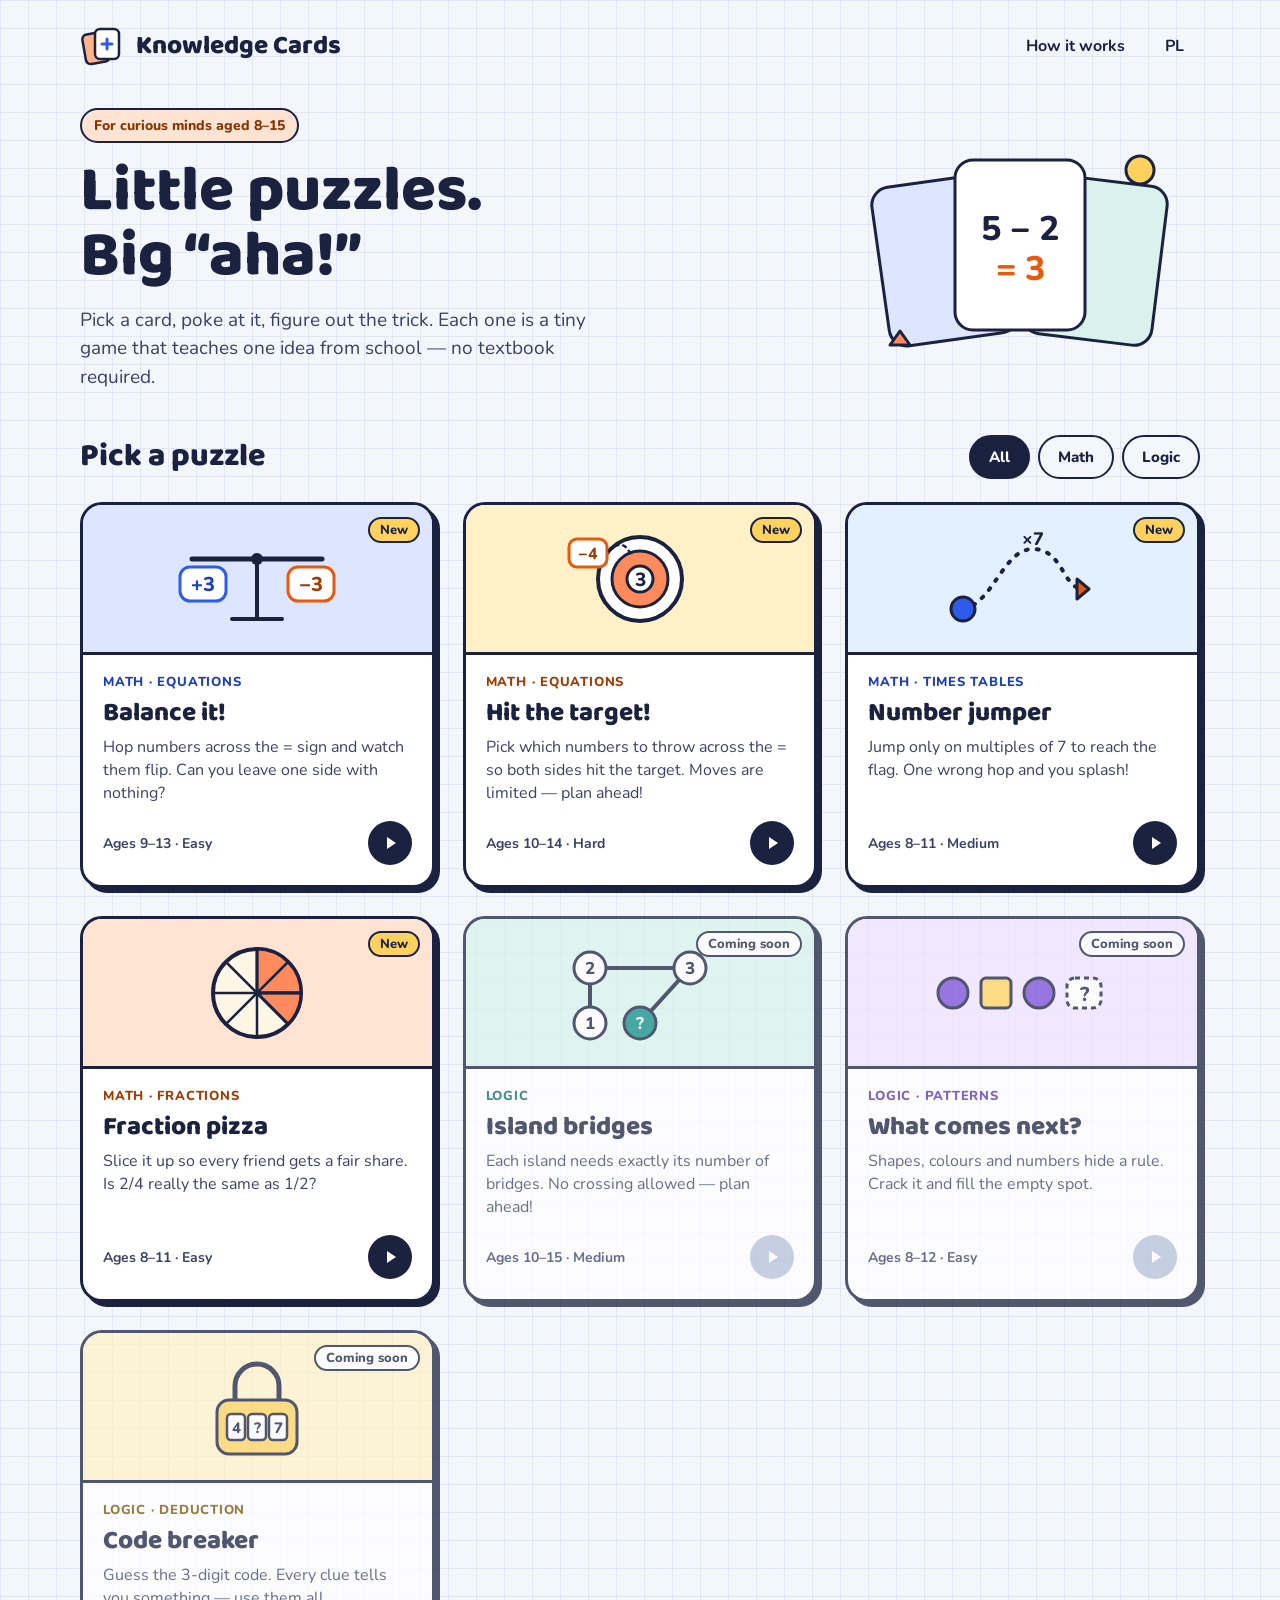
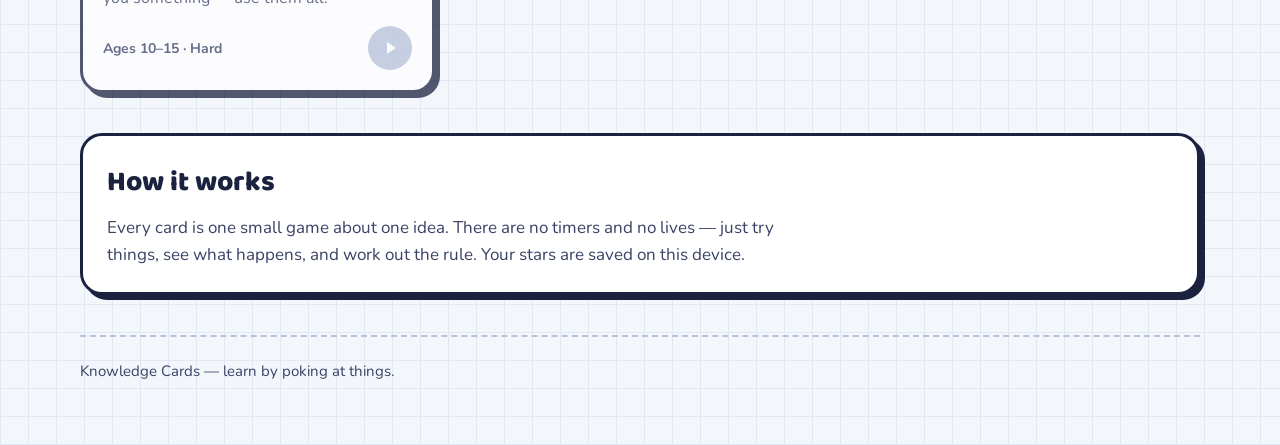
<file: index.html>
<!doctype html>
<html lang="en">
<head>
<meta charset="utf-8">
<meta name="viewport" content="width=device-width, initial-scale=1">
<title>Knowledge Cards — little puzzles, big “aha!”</title>
<meta name="description" content="Tiny puzzle games that teach one school idea at a time, for curious minds aged 8–15.">
<link rel="icon" href="img/logo.svg" type="image/svg+xml">
<link rel="preconnect" href="https://fonts.googleapis.com">
<link rel="preconnect" href="https://fonts.gstatic.com" crossorigin>
<link href="https://fonts.googleapis.com/css2?family=Baloo+2:wght@600;700;800&family=Nunito:wght@400;600;700;800&display=swap" rel="stylesheet">
<link rel="stylesheet" href="css/style.css">
</head>
<body>
<div class="wrap">

<header class="site-header">
  <a href="./" class="logo">
    <img src="img/logo.svg" width="44" height="44" alt="">
    Knowledge Cards
  </a>
  <nav class="site-nav" aria-label="Main">
    <a href="#how">How it works</a>
    <a href="pl/" lang="pl" hreflang="pl">PL</a>
  </nav>
</header>

<main class="stack">
  <section class="hero">
    <div class="hero-text">
      <span class="pill">For curious minds aged 8–15</span>
      <h1>Little puzzles.<br>Big “aha!”</h1>
      <p>Pick a card, poke at it, figure out the trick. Each one is a tiny game that teaches one idea from school — no textbook required.</p>
    </div>
    <div class="hero-art" aria-hidden="true">
      <svg width="340" height="220" viewBox="0 0 340 220"><rect x="30" y="40" width="130" height="160" rx="18" fill="#DCE6FF" stroke="#1B2240" stroke-width="3" transform="rotate(-8 95 120)"/><rect x="180" y="40" width="130" height="160" rx="18" fill="#D9F2EC" stroke="#1B2240" stroke-width="3" transform="rotate(7 245 120)"/><rect x="105" y="20" width="130" height="170" rx="18" fill="#FFFFFF" stroke="#1B2240" stroke-width="3"/><text x="170" y="100" text-anchor="middle" font-family="Baloo 2, sans-serif" font-weight="800" font-size="34" fill="#1B2240">5 − 2</text><text x="170" y="140" text-anchor="middle" font-family="Baloo 2, sans-serif" font-weight="800" font-size="34" fill="#E8590C">= 3</text><circle cx="290" cy="30" r="14" fill="#FFD25E" stroke="#1B2240" stroke-width="3"/><path d="M40 205l10-14 10 14z" fill="#FF8A5B" stroke="#1B2240" stroke-width="3" stroke-linejoin="round"/></svg>
    </div>
  </section>

  <section class="puzzles" aria-labelledby="pick">
    <div class="section-head">
      <h2 id="pick">Pick a puzzle</h2>
      <div class="filters" role="group" aria-label="Filter by subject">
        <button class="chip" data-filter="all" aria-pressed="true">All</button>
        <button class="chip" data-filter="math" aria-pressed="false">Math</button>
        <button class="chip" data-filter="logic" aria-pressed="false">Logic</button>
      </div>
    </div>

    <ul class="card-grid">

      <li data-subject="math">
        <a href="puzzles/balance/" class="card">
          <div class="card-art" style="background:#DCE6FF">
            <span class="badge">New</span>
            <svg width="170" height="100" viewBox="0 0 170 100" aria-hidden="true"><path d="M85 30v58M60 90h50" stroke="#1B2240" stroke-width="4" stroke-linecap="round"/><path d="M20 30h130" stroke="#1B2240" stroke-width="5" stroke-linecap="round"/><circle cx="85" cy="30" r="6" fill="#1B2240"/><rect x="8" y="38" width="46" height="34" rx="10" fill="#FFFFFF" stroke="#2F5BEA" stroke-width="3"/><text x="31" y="62" text-anchor="middle" font-family="Baloo 2, sans-serif" font-weight="800" font-size="20" fill="#1D3FB8">+3</text><rect x="116" y="38" width="46" height="34" rx="10" fill="#FFFFFF" stroke="#E8590C" stroke-width="3"/><text x="139" y="62" text-anchor="middle" font-family="Baloo 2, sans-serif" font-weight="800" font-size="20" fill="#A33A00">−3</text></svg>
          </div>
          <div class="card-body">
            <span class="card-topic" style="color:#1D3FB8">Math · Equations</span>
            <h3>Balance it!</h3>
            <p>Hop numbers across the = sign and watch them flip. Can you leave one side with nothing?</p>
            <div class="card-foot">
              <span class="card-meta">Ages 9–13 · Easy <span class="stars-earned" data-progress="balance"></span></span>
              <span class="play"><svg width="20" height="20" viewBox="0 0 20 20" aria-hidden="true"><path d="M7 4l9 6-9 6z" fill="#FFFFFF"/></svg></span>
            </div>
          </div>
        </a>
      </li>

      <li data-subject="math">
        <a href="puzzles/target/" class="card">
          <div class="card-art" style="background:#FFF1C7">
            <span class="badge">New</span>
            <svg width="150" height="100" viewBox="0 0 150 100" aria-hidden="true"><circle cx="75" cy="50" r="42" fill="#FFFFFF" stroke="#1B2240" stroke-width="4"/><circle cx="75" cy="50" r="28" fill="#FF8A5B" stroke="#1B2240" stroke-width="3"/><circle cx="75" cy="50" r="13" fill="#FFFFFF" stroke="#1B2240" stroke-width="3"/><text x="75" y="57" text-anchor="middle" font-family="Baloo 2, sans-serif" font-weight="800" font-size="19" fill="#1B2240">3</text><rect x="4" y="10" width="38" height="28" rx="8" fill="#FFFFFF" stroke="#E8590C" stroke-width="3"/><text x="23" y="30" text-anchor="middle" font-family="Baloo 2, sans-serif" font-weight="800" font-size="16" fill="#A33A00">−4</text><path d="M44 22q14-14 22 4" fill="none" stroke="#1B2240" stroke-width="2.5" stroke-linecap="round" stroke-dasharray="3 5"/></svg>
          </div>
          <div class="card-body">
            <span class="card-topic" style="color:#A33A00">Math · Equations</span>
            <h3>Hit the target!</h3>
            <p>Pick which numbers to throw across the = so both sides hit the target. Moves are limited — plan ahead!</p>
            <div class="card-foot">
              <span class="card-meta">Ages 10–14 · Hard <span class="stars-earned" data-progress="target"></span></span>
              <span class="play"><svg width="20" height="20" viewBox="0 0 20 20" aria-hidden="true"><path d="M7 4l9 6-9 6z" fill="#FFFFFF"/></svg></span>
            </div>
          </div>
        </a>
      </li>

      <li data-subject="math">
        <a href="puzzles/jumper/" class="card">
          <div class="card-art" style="background:#E3F0FF">
            <span class="badge">New</span>
            <svg width="160" height="100" viewBox="0 0 160 100" aria-hidden="true"><path d="M20 80c30-5 40-60 70-60s30 40 50 40" fill="none" stroke="#1B2240" stroke-width="4" stroke-linecap="round" stroke-dasharray="2 9"/><circle cx="20" cy="80" r="12" fill="#2F5BEA" stroke="#1B2240" stroke-width="3"/><path d="M134 50l12 10-12 10z" fill="#E8590C" stroke="#1B2240" stroke-width="3" stroke-linejoin="round"/><text x="90" y="16" text-anchor="middle" font-family="Baloo 2, sans-serif" font-weight="800" font-size="18" fill="#1B2240">×7</text></svg>
          </div>
          <div class="card-body">
            <span class="card-topic" style="color:#1D3FB8">Math · Times tables</span>
            <h3>Number jumper</h3>
            <p>Jump only on multiples of 7 to reach the flag. One wrong hop and you splash!</p>
            <div class="card-foot"><span class="card-meta">Ages 8–11 · Medium <span class="stars-earned" data-progress="jumper"></span></span><span class="play"><svg width="20" height="20" viewBox="0 0 20 20" aria-hidden="true"><path d="M7 4l9 6-9 6z" fill="#FFFFFF"/></svg></span></div>
          </div>
        </a>
      </li>

      <li data-subject="math">
        <a href="puzzles/pizza/" class="card">
          <div class="card-art" style="background:#FFE3D3">
            <span class="badge">New</span>
            <svg width="110" height="110" viewBox="0 0 110 110" aria-hidden="true"><circle cx="55" cy="55" r="44" fill="#FFF6E6" stroke="#1B2240" stroke-width="4"/><path d="M55 55V11A44 44 0 0 1 99 55z" fill="#FF8A5B" stroke="#1B2240" stroke-width="3" stroke-linejoin="round"/><path d="M55 55h44A44 44 0 0 1 86 86z" fill="#FF8A5B" stroke="#1B2240" stroke-width="3" stroke-linejoin="round"/><path d="M55 11v88M11 55h88M24 24l62 62M86 24L24 86" stroke="#1B2240" stroke-width="2.5"/></svg>
          </div>
          <div class="card-body">
            <span class="card-topic" style="color:#A33A00">Math · Fractions</span>
            <h3>Fraction pizza</h3>
            <p>Slice it up so every friend gets a fair share. Is 2/4 really the same as 1/2?</p>
            <div class="card-foot"><span class="card-meta">Ages 8–11 · Easy <span class="stars-earned" data-progress="pizza"></span></span><span class="play"><svg width="20" height="20" viewBox="0 0 20 20" aria-hidden="true"><path d="M7 4l9 6-9 6z" fill="#FFFFFF"/></svg></span></div>
          </div>
        </a>
      </li>

      <li data-subject="logic">
        <div class="card soon" aria-disabled="true">
          <div class="card-art" style="background:#D9F2EC">
            <span class="badge grey">Coming soon</span>
            <svg width="160" height="100" viewBox="0 0 160 100" aria-hidden="true"><path d="M30 25h100M30 25v55M130 25l-50 55" stroke="#1B2240" stroke-width="4"/><circle cx="30" cy="25" r="16" fill="#FFFFFF" stroke="#1B2240" stroke-width="3"/><circle cx="130" cy="25" r="16" fill="#FFFFFF" stroke="#1B2240" stroke-width="3"/><circle cx="30" cy="80" r="16" fill="#FFFFFF" stroke="#1B2240" stroke-width="3"/><circle cx="80" cy="80" r="16" fill="#0E8F86" stroke="#1B2240" stroke-width="3"/><text x="30" y="31" text-anchor="middle" font-family="Baloo 2, sans-serif" font-weight="800" font-size="17" fill="#1B2240">2</text><text x="130" y="31" text-anchor="middle" font-family="Baloo 2, sans-serif" font-weight="800" font-size="17" fill="#1B2240">3</text><text x="30" y="86" text-anchor="middle" font-family="Baloo 2, sans-serif" font-weight="800" font-size="17" fill="#1B2240">1</text><text x="80" y="86" text-anchor="middle" font-family="Baloo 2, sans-serif" font-weight="800" font-size="17" fill="#FFFFFF">?</text></svg>
          </div>
          <div class="card-body">
            <span class="card-topic" style="color:#0A6B64">Logic</span>
            <h3>Island bridges</h3>
            <p>Each island needs exactly its number of bridges. No crossing allowed — plan ahead!</p>
            <div class="card-foot"><span class="card-meta">Ages 10–15 · Medium</span><span class="play"><svg width="20" height="20" viewBox="0 0 20 20" aria-hidden="true"><path d="M7 4l9 6-9 6z" fill="#FFFFFF"/></svg></span></div>
          </div>
        </div>
      </li>

      <li data-subject="logic">
        <div class="card soon" aria-disabled="true">
          <div class="card-art" style="background:#F1E4FF">
            <span class="badge grey">Coming soon</span>
            <svg width="180" height="60" viewBox="0 0 180 60" aria-hidden="true"><circle cx="20" cy="30" r="15" fill="#7A4CD9" stroke="#1B2240" stroke-width="3"/><rect x="48" y="15" width="30" height="30" rx="5" fill="#FFD25E" stroke="#1B2240" stroke-width="3"/><circle cx="106" cy="30" r="15" fill="#7A4CD9" stroke="#1B2240" stroke-width="3"/><rect x="134" y="15" width="34" height="30" rx="8" fill="#FFFFFF" stroke="#1B2240" stroke-width="3" stroke-dasharray="5 4"/><text x="151" y="38" text-anchor="middle" font-family="Baloo 2, sans-serif" font-weight="800" font-size="20" fill="#1B2240">?</text></svg>
          </div>
          <div class="card-body">
            <span class="card-topic" style="color:#5B2FB5">Logic · Patterns</span>
            <h3>What comes next?</h3>
            <p>Shapes, colours and numbers hide a rule. Crack it and fill the empty spot.</p>
            <div class="card-foot"><span class="card-meta">Ages 8–12 · Easy</span><span class="play"><svg width="20" height="20" viewBox="0 0 20 20" aria-hidden="true"><path d="M7 4l9 6-9 6z" fill="#FFFFFF"/></svg></span></div>
          </div>
        </div>
      </li>

      <li data-subject="logic">
        <div class="card soon" aria-disabled="true">
          <div class="card-art" style="background:#FFF1C7">
            <span class="badge grey">Coming soon</span>
            <svg width="120" height="110" viewBox="0 0 120 110" aria-hidden="true"><path d="M38 48V34a22 22 0 0 1 44 0v14" fill="none" stroke="#1B2240" stroke-width="5"/><rect x="20" y="48" width="80" height="54" rx="12" fill="#FFD25E" stroke="#1B2240" stroke-width="3"/><rect x="30" y="62" width="18" height="26" rx="4" fill="#FFFFFF" stroke="#1B2240" stroke-width="2.5"/><rect x="51" y="62" width="18" height="26" rx="4" fill="#FFFFFF" stroke="#1B2240" stroke-width="2.5"/><rect x="72" y="62" width="18" height="26" rx="4" fill="#FFFFFF" stroke="#1B2240" stroke-width="2.5"/><text x="39" y="81" text-anchor="middle" font-family="Baloo 2, sans-serif" font-weight="800" font-size="15" fill="#1B2240">4</text><text x="60" y="81" text-anchor="middle" font-family="Baloo 2, sans-serif" font-weight="800" font-size="15" fill="#1B2240">?</text><text x="81" y="81" text-anchor="middle" font-family="Baloo 2, sans-serif" font-weight="800" font-size="15" fill="#1B2240">7</text></svg>
          </div>
          <div class="card-body">
            <span class="card-topic" style="color:#7A5600">Logic · Deduction</span>
            <h3>Code breaker</h3>
            <p>Guess the 3-digit code. Every clue tells you something — use them all.</p>
            <div class="card-foot"><span class="card-meta">Ages 10–15 · Hard</span><span class="play"><svg width="20" height="20" viewBox="0 0 20 20" aria-hidden="true"><path d="M7 4l9 6-9 6z" fill="#FFFFFF"/></svg></span></div>
          </div>
        </div>
      </li>

    </ul>
  </section>

  <section id="how" class="panel" style="padding:24px;display:flex;flex-direction:column;gap:10px">
    <h2 style="font-size:28px">How it works</h2>
    <p style="margin:0;font-size:17px;line-height:1.55;color:var(--ink-soft);max-width:720px">Every card is one small game about one idea. There are no timers and no lives — just try things, see what happens, and work out the rule. Your stars are saved on this device.</p>
  </section>
</main>

<footer class="site-footer">
  <span>Knowledge Cards — learn by poking at things.</span>
</footer>

</div>
<script src="js/hub.js"></script>
</body>
</html>
</file>
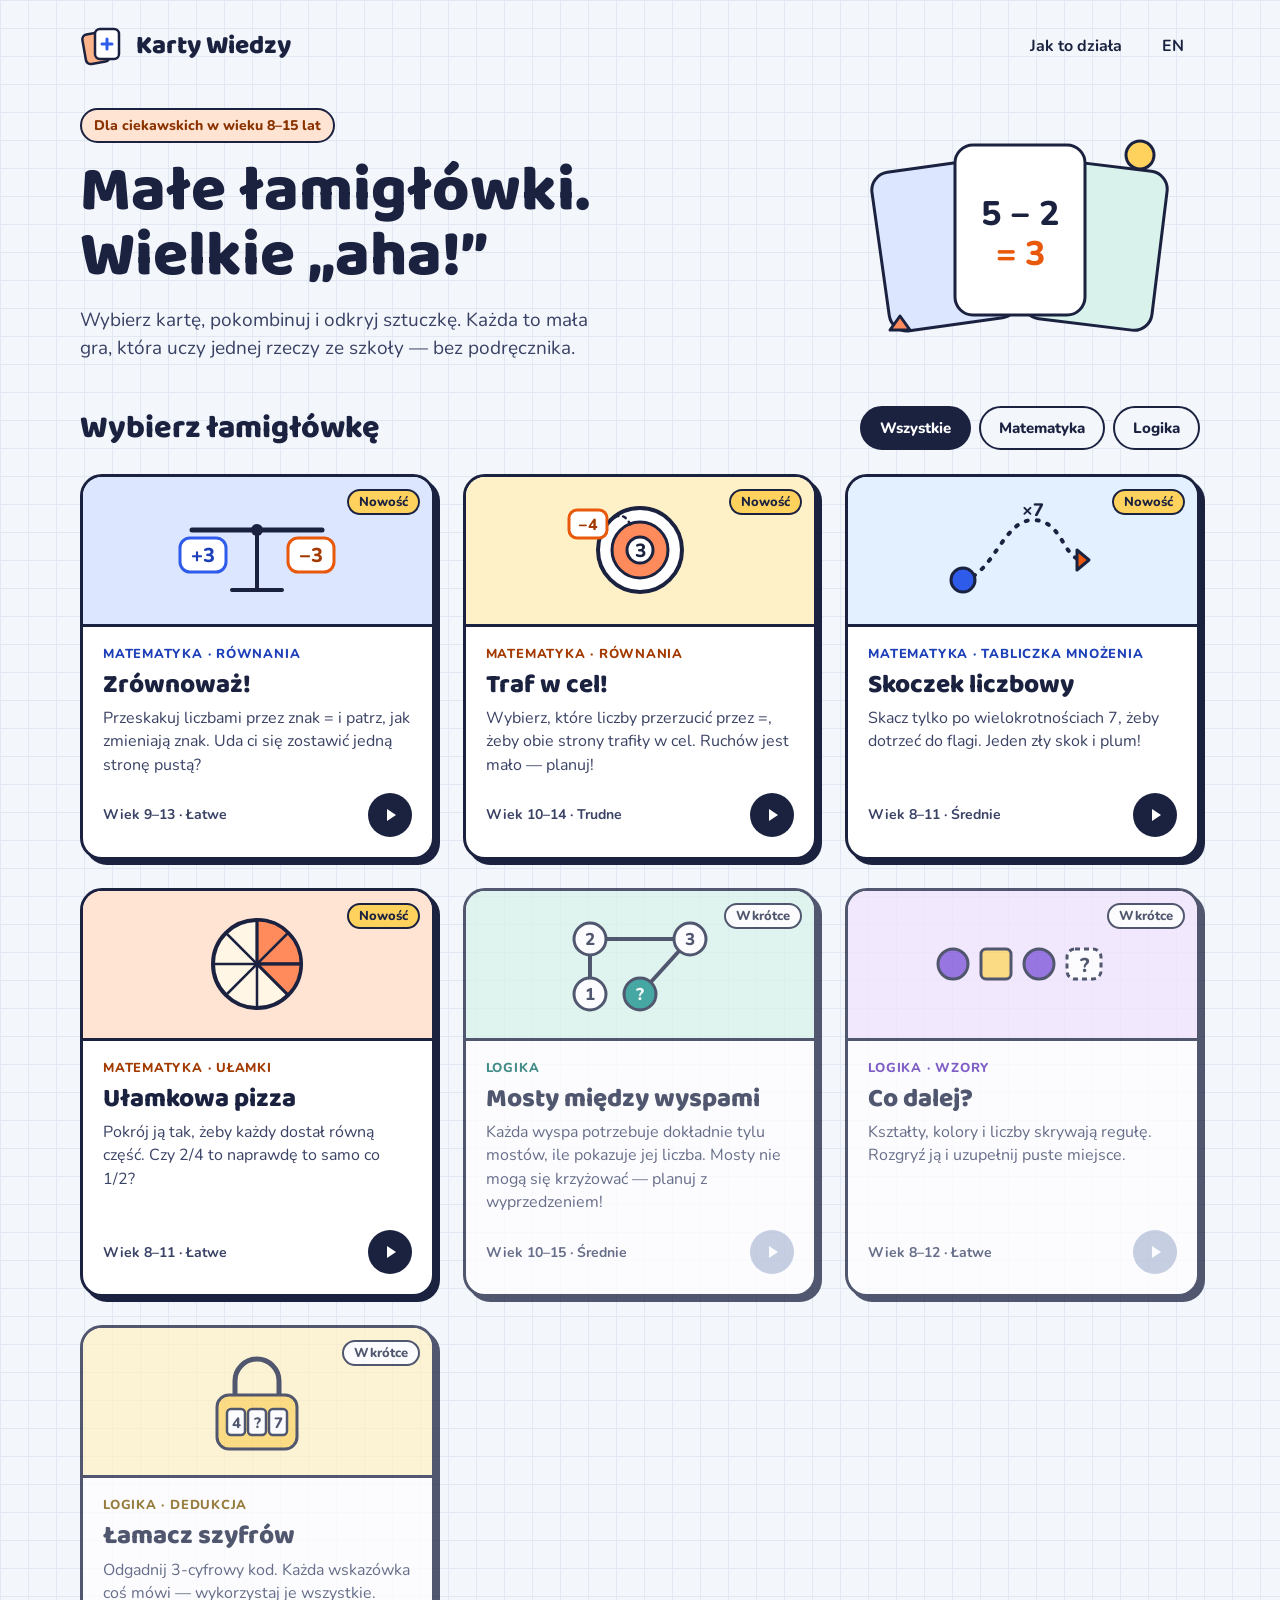
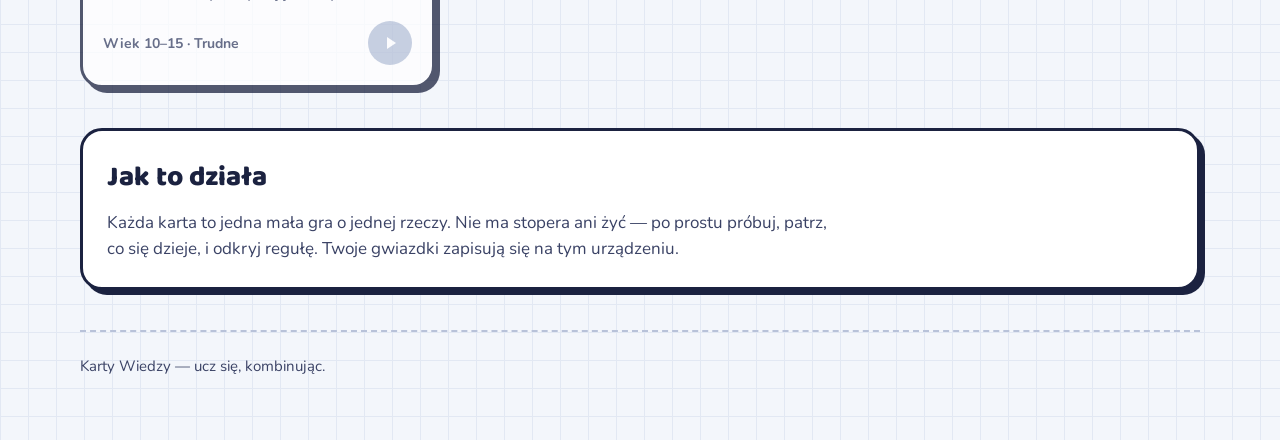
<file: pl/index.html>
<!doctype html>
<html lang="pl">
<head>
<meta charset="utf-8">
<meta name="viewport" content="width=device-width, initial-scale=1">
<title>Karty Wiedzy — małe łamigłówki, wielkie „aha!”</title>
<meta name="description" content="Małe gry-łamigłówki, z których każda uczy jednej szkolnej rzeczy. Dla ciekawskich w wieku 8–15 lat.">
<link rel="icon" href="../img/logo.svg" type="image/svg+xml">
<link rel="preconnect" href="https://fonts.googleapis.com">
<link rel="preconnect" href="https://fonts.gstatic.com" crossorigin>
<link href="https://fonts.googleapis.com/css2?family=Baloo+2:wght@600;700;800&family=Nunito:wght@400;600;700;800&display=swap" rel="stylesheet">
<link rel="stylesheet" href="../css/style.css">
</head>
<body>
<div class="wrap">

<header class="site-header">
  <a href="./" class="logo">
    <img src="../img/logo.svg" width="44" height="44" alt="">
    Karty Wiedzy
  </a>
  <nav class="site-nav" aria-label="Menu">
    <a href="#how">Jak to działa</a>
    <a href="../" lang="en" hreflang="en">EN</a>
  </nav>
</header>

<main class="stack">
  <section class="hero">
    <div class="hero-text">
      <span class="pill">Dla ciekawskich w wieku 8–15 lat</span>
      <h1>Małe łamigłówki.<br>Wielkie „aha!”</h1>
      <p>Wybierz kartę, pokombinuj i odkryj sztuczkę. Każda to mała gra, która uczy jednej rzeczy ze szkoły — bez podręcznika.</p>
    </div>
    <div class="hero-art" aria-hidden="true">
      <svg width="340" height="220" viewBox="0 0 340 220"><rect x="30" y="40" width="130" height="160" rx="18" fill="#DCE6FF" stroke="#1B2240" stroke-width="3" transform="rotate(-8 95 120)"/><rect x="180" y="40" width="130" height="160" rx="18" fill="#D9F2EC" stroke="#1B2240" stroke-width="3" transform="rotate(7 245 120)"/><rect x="105" y="20" width="130" height="170" rx="18" fill="#FFFFFF" stroke="#1B2240" stroke-width="3"/><text x="170" y="100" text-anchor="middle" font-family="Baloo 2, sans-serif" font-weight="800" font-size="34" fill="#1B2240">5 − 2</text><text x="170" y="140" text-anchor="middle" font-family="Baloo 2, sans-serif" font-weight="800" font-size="34" fill="#E8590C">= 3</text><circle cx="290" cy="30" r="14" fill="#FFD25E" stroke="#1B2240" stroke-width="3"/><path d="M40 205l10-14 10 14z" fill="#FF8A5B" stroke="#1B2240" stroke-width="3" stroke-linejoin="round"/></svg>
    </div>
  </section>

  <section class="puzzles" aria-labelledby="pick">
    <div class="section-head">
      <h2 id="pick">Wybierz łamigłówkę</h2>
      <div class="filters" role="group" aria-label="Filtruj według przedmiotu">
        <button class="chip" data-filter="all" aria-pressed="true">Wszystkie</button>
        <button class="chip" data-filter="math" aria-pressed="false">Matematyka</button>
        <button class="chip" data-filter="logic" aria-pressed="false">Logika</button>
      </div>
    </div>

    <ul class="card-grid">

      <li data-subject="math">
        <a href="../puzzles/balance/pl.html" class="card">
          <div class="card-art" style="background:#DCE6FF">
            <span class="badge">Nowość</span>
            <svg width="170" height="100" viewBox="0 0 170 100" aria-hidden="true"><path d="M85 30v58M60 90h50" stroke="#1B2240" stroke-width="4" stroke-linecap="round"/><path d="M20 30h130" stroke="#1B2240" stroke-width="5" stroke-linecap="round"/><circle cx="85" cy="30" r="6" fill="#1B2240"/><rect x="8" y="38" width="46" height="34" rx="10" fill="#FFFFFF" stroke="#2F5BEA" stroke-width="3"/><text x="31" y="62" text-anchor="middle" font-family="Baloo 2, sans-serif" font-weight="800" font-size="20" fill="#1D3FB8">+3</text><rect x="116" y="38" width="46" height="34" rx="10" fill="#FFFFFF" stroke="#E8590C" stroke-width="3"/><text x="139" y="62" text-anchor="middle" font-family="Baloo 2, sans-serif" font-weight="800" font-size="20" fill="#A33A00">−3</text></svg>
          </div>
          <div class="card-body">
            <span class="card-topic" style="color:#1D3FB8">Matematyka · Równania</span>
            <h3>Zrównoważ!</h3>
            <p>Przeskakuj liczbami przez znak = i patrz, jak zmieniają znak. Uda ci się zostawić jedną stronę pustą?</p>
            <div class="card-foot">
              <span class="card-meta">Wiek 9–13 · Łatwe <span class="stars-earned" data-progress="balance"></span></span>
              <span class="play"><svg width="20" height="20" viewBox="0 0 20 20" aria-hidden="true"><path d="M7 4l9 6-9 6z" fill="#FFFFFF"/></svg></span>
            </div>
          </div>
        </a>
      </li>

      <li data-subject="math">
        <a href="../puzzles/target/pl.html" class="card">
          <div class="card-art" style="background:#FFF1C7">
            <span class="badge">Nowość</span>
            <svg width="150" height="100" viewBox="0 0 150 100" aria-hidden="true"><circle cx="75" cy="50" r="42" fill="#FFFFFF" stroke="#1B2240" stroke-width="4"/><circle cx="75" cy="50" r="28" fill="#FF8A5B" stroke="#1B2240" stroke-width="3"/><circle cx="75" cy="50" r="13" fill="#FFFFFF" stroke="#1B2240" stroke-width="3"/><text x="75" y="57" text-anchor="middle" font-family="Baloo 2, sans-serif" font-weight="800" font-size="19" fill="#1B2240">3</text><rect x="4" y="10" width="38" height="28" rx="8" fill="#FFFFFF" stroke="#E8590C" stroke-width="3"/><text x="23" y="30" text-anchor="middle" font-family="Baloo 2, sans-serif" font-weight="800" font-size="16" fill="#A33A00">−4</text><path d="M44 22q14-14 22 4" fill="none" stroke="#1B2240" stroke-width="2.5" stroke-linecap="round" stroke-dasharray="3 5"/></svg>
          </div>
          <div class="card-body">
            <span class="card-topic" style="color:#A33A00">Matematyka · Równania</span>
            <h3>Traf w cel!</h3>
            <p>Wybierz, które liczby przerzucić przez =, żeby obie strony trafiły w cel. Ruchów jest mało — planuj!</p>
            <div class="card-foot">
              <span class="card-meta">Wiek 10–14 · Trudne <span class="stars-earned" data-progress="target"></span></span>
              <span class="play"><svg width="20" height="20" viewBox="0 0 20 20" aria-hidden="true"><path d="M7 4l9 6-9 6z" fill="#FFFFFF"/></svg></span>
            </div>
          </div>
        </a>
      </li>

      <li data-subject="math">
        <a href="../puzzles/jumper/pl.html" class="card">
          <div class="card-art" style="background:#E3F0FF">
            <span class="badge">Nowość</span>
            <svg width="160" height="100" viewBox="0 0 160 100" aria-hidden="true"><path d="M20 80c30-5 40-60 70-60s30 40 50 40" fill="none" stroke="#1B2240" stroke-width="4" stroke-linecap="round" stroke-dasharray="2 9"/><circle cx="20" cy="80" r="12" fill="#2F5BEA" stroke="#1B2240" stroke-width="3"/><path d="M134 50l12 10-12 10z" fill="#E8590C" stroke="#1B2240" stroke-width="3" stroke-linejoin="round"/><text x="90" y="16" text-anchor="middle" font-family="Baloo 2, sans-serif" font-weight="800" font-size="18" fill="#1B2240">×7</text></svg>
          </div>
          <div class="card-body">
            <span class="card-topic" style="color:#1D3FB8">Matematyka · Tabliczka mnożenia</span>
            <h3>Skoczek liczbowy</h3>
            <p>Skacz tylko po wielokrotnościach 7, żeby dotrzeć do flagi. Jeden zły skok i plum!</p>
            <div class="card-foot"><span class="card-meta">Wiek 8–11 · Średnie <span class="stars-earned" data-progress="jumper"></span></span><span class="play"><svg width="20" height="20" viewBox="0 0 20 20" aria-hidden="true"><path d="M7 4l9 6-9 6z" fill="#FFFFFF"/></svg></span></div>
          </div>
        </a>
      </li>

      <li data-subject="math">
        <a href="../puzzles/pizza/pl.html" class="card">
          <div class="card-art" style="background:#FFE3D3">
            <span class="badge">Nowość</span>
            <svg width="110" height="110" viewBox="0 0 110 110" aria-hidden="true"><circle cx="55" cy="55" r="44" fill="#FFF6E6" stroke="#1B2240" stroke-width="4"/><path d="M55 55V11A44 44 0 0 1 99 55z" fill="#FF8A5B" stroke="#1B2240" stroke-width="3" stroke-linejoin="round"/><path d="M55 55h44A44 44 0 0 1 86 86z" fill="#FF8A5B" stroke="#1B2240" stroke-width="3" stroke-linejoin="round"/><path d="M55 11v88M11 55h88M24 24l62 62M86 24L24 86" stroke="#1B2240" stroke-width="2.5"/></svg>
          </div>
          <div class="card-body">
            <span class="card-topic" style="color:#A33A00">Matematyka · Ułamki</span>
            <h3>Ułamkowa pizza</h3>
            <p>Pokrój ją tak, żeby każdy dostał równą część. Czy 2/4 to naprawdę to samo co 1/2?</p>
            <div class="card-foot"><span class="card-meta">Wiek 8–11 · Łatwe <span class="stars-earned" data-progress="pizza"></span></span><span class="play"><svg width="20" height="20" viewBox="0 0 20 20" aria-hidden="true"><path d="M7 4l9 6-9 6z" fill="#FFFFFF"/></svg></span></div>
          </div>
        </a>
      </li>

      <li data-subject="logic">
        <div class="card soon" aria-disabled="true">
          <div class="card-art" style="background:#D9F2EC">
            <span class="badge grey">Wkrótce</span>
            <svg width="160" height="100" viewBox="0 0 160 100" aria-hidden="true"><path d="M30 25h100M30 25v55M130 25l-50 55" stroke="#1B2240" stroke-width="4"/><circle cx="30" cy="25" r="16" fill="#FFFFFF" stroke="#1B2240" stroke-width="3"/><circle cx="130" cy="25" r="16" fill="#FFFFFF" stroke="#1B2240" stroke-width="3"/><circle cx="30" cy="80" r="16" fill="#FFFFFF" stroke="#1B2240" stroke-width="3"/><circle cx="80" cy="80" r="16" fill="#0E8F86" stroke="#1B2240" stroke-width="3"/><text x="30" y="31" text-anchor="middle" font-family="Baloo 2, sans-serif" font-weight="800" font-size="17" fill="#1B2240">2</text><text x="130" y="31" text-anchor="middle" font-family="Baloo 2, sans-serif" font-weight="800" font-size="17" fill="#1B2240">3</text><text x="30" y="86" text-anchor="middle" font-family="Baloo 2, sans-serif" font-weight="800" font-size="17" fill="#1B2240">1</text><text x="80" y="86" text-anchor="middle" font-family="Baloo 2, sans-serif" font-weight="800" font-size="17" fill="#FFFFFF">?</text></svg>
          </div>
          <div class="card-body">
            <span class="card-topic" style="color:#0A6B64">Logika</span>
            <h3>Mosty między wyspami</h3>
            <p>Każda wyspa potrzebuje dokładnie tylu mostów, ile pokazuje jej liczba. Mosty nie mogą się krzyżować — planuj z wyprzedzeniem!</p>
            <div class="card-foot"><span class="card-meta">Wiek 10–15 · Średnie</span><span class="play"><svg width="20" height="20" viewBox="0 0 20 20" aria-hidden="true"><path d="M7 4l9 6-9 6z" fill="#FFFFFF"/></svg></span></div>
          </div>
        </div>
      </li>

      <li data-subject="logic">
        <div class="card soon" aria-disabled="true">
          <div class="card-art" style="background:#F1E4FF">
            <span class="badge grey">Wkrótce</span>
            <svg width="180" height="60" viewBox="0 0 180 60" aria-hidden="true"><circle cx="20" cy="30" r="15" fill="#7A4CD9" stroke="#1B2240" stroke-width="3"/><rect x="48" y="15" width="30" height="30" rx="5" fill="#FFD25E" stroke="#1B2240" stroke-width="3"/><circle cx="106" cy="30" r="15" fill="#7A4CD9" stroke="#1B2240" stroke-width="3"/><rect x="134" y="15" width="34" height="30" rx="8" fill="#FFFFFF" stroke="#1B2240" stroke-width="3" stroke-dasharray="5 4"/><text x="151" y="38" text-anchor="middle" font-family="Baloo 2, sans-serif" font-weight="800" font-size="20" fill="#1B2240">?</text></svg>
          </div>
          <div class="card-body">
            <span class="card-topic" style="color:#5B2FB5">Logika · Wzory</span>
            <h3>Co dalej?</h3>
            <p>Kształty, kolory i liczby skrywają regułę. Rozgryź ją i uzupełnij puste miejsce.</p>
            <div class="card-foot"><span class="card-meta">Wiek 8–12 · Łatwe</span><span class="play"><svg width="20" height="20" viewBox="0 0 20 20" aria-hidden="true"><path d="M7 4l9 6-9 6z" fill="#FFFFFF"/></svg></span></div>
          </div>
        </div>
      </li>

      <li data-subject="logic">
        <div class="card soon" aria-disabled="true">
          <div class="card-art" style="background:#FFF1C7">
            <span class="badge grey">Wkrótce</span>
            <svg width="120" height="110" viewBox="0 0 120 110" aria-hidden="true"><path d="M38 48V34a22 22 0 0 1 44 0v14" fill="none" stroke="#1B2240" stroke-width="5"/><rect x="20" y="48" width="80" height="54" rx="12" fill="#FFD25E" stroke="#1B2240" stroke-width="3"/><rect x="30" y="62" width="18" height="26" rx="4" fill="#FFFFFF" stroke="#1B2240" stroke-width="2.5"/><rect x="51" y="62" width="18" height="26" rx="4" fill="#FFFFFF" stroke="#1B2240" stroke-width="2.5"/><rect x="72" y="62" width="18" height="26" rx="4" fill="#FFFFFF" stroke="#1B2240" stroke-width="2.5"/><text x="39" y="81" text-anchor="middle" font-family="Baloo 2, sans-serif" font-weight="800" font-size="15" fill="#1B2240">4</text><text x="60" y="81" text-anchor="middle" font-family="Baloo 2, sans-serif" font-weight="800" font-size="15" fill="#1B2240">?</text><text x="81" y="81" text-anchor="middle" font-family="Baloo 2, sans-serif" font-weight="800" font-size="15" fill="#1B2240">7</text></svg>
          </div>
          <div class="card-body">
            <span class="card-topic" style="color:#7A5600">Logika · Dedukcja</span>
            <h3>Łamacz szyfrów</h3>
            <p>Odgadnij 3-cyfrowy kod. Każda wskazówka coś mówi — wykorzystaj je wszystkie.</p>
            <div class="card-foot"><span class="card-meta">Wiek 10–15 · Trudne</span><span class="play"><svg width="20" height="20" viewBox="0 0 20 20" aria-hidden="true"><path d="M7 4l9 6-9 6z" fill="#FFFFFF"/></svg></span></div>
          </div>
        </div>
      </li>

    </ul>
  </section>

  <section id="how" class="panel" style="padding:24px;display:flex;flex-direction:column;gap:10px">
    <h2 style="font-size:28px">Jak to działa</h2>
    <p style="margin:0;font-size:17px;line-height:1.55;color:var(--ink-soft);max-width:720px">Każda karta to jedna mała gra o jednej rzeczy. Nie ma stopera ani żyć — po prostu próbuj, patrz, co się dzieje, i odkryj regułę. Twoje gwiazdki zapisują się na tym urządzeniu.</p>
  </section>
</main>

<footer class="site-footer">
  <span>Karty Wiedzy — ucz się, kombinując.</span>
</footer>

</div>
<script src="../js/hub.js"></script>
</body>
</html>
</file>
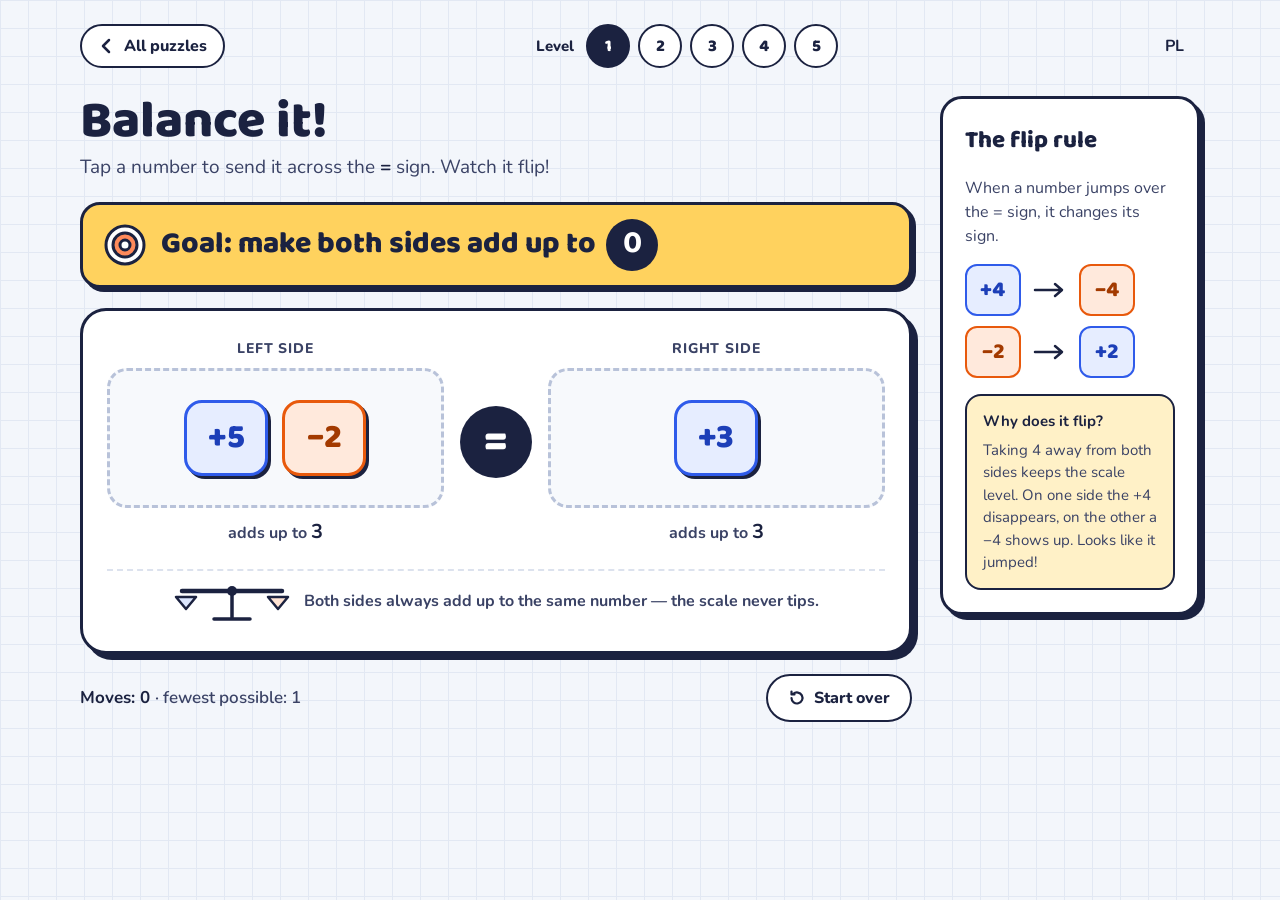
<file: puzzles/balance/index.html>
<!doctype html>
<html lang="en">
<head>
<meta charset="utf-8">
<meta name="viewport" content="width=device-width, initial-scale=1">
<title>Balance it! — Knowledge Cards</title>
<meta name="description" content="Move numbers across the equals sign and watch them flip. A tiny puzzle about equations.">
<link rel="icon" href="../../img/logo.svg" type="image/svg+xml">
<link rel="preconnect" href="https://fonts.googleapis.com">
<link rel="preconnect" href="https://fonts.gstatic.com" crossorigin>
<link href="https://fonts.googleapis.com/css2?family=Baloo+2:wght@600;700;800&family=Nunito:wght@400;600;700;800&display=swap" rel="stylesheet">
<link rel="stylesheet" href="../../css/style.css">
<link rel="stylesheet" href="balance.css">
</head>
<body>
<div class="wrap" style="gap:28px">

<header class="site-header">
  <a href="../../" class="back">
    <svg width="18" height="18" viewBox="0 0 18 18" aria-hidden="true"><path d="M11 3L5 9l6 6" fill="none" stroke="#1B2240" stroke-width="2.5" stroke-linecap="round" stroke-linejoin="round"/></svg>
    All puzzles
  </a>
  <nav class="levels" aria-label="Levels">
    <span class="levels-label">Level</span>
    <div id="levels" class="levels-list"></div>
  </nav>
  <nav class="site-nav" aria-label="Language"><a href="pl.html" lang="pl" hreflang="pl">PL</a></nav>
</header>

<div class="layout">
  <main class="game">
    <div class="intro">
      <h1>Balance it!</h1>
      <p>Tap a number to send it across the <strong>=</strong> sign. Watch it flip!</p>
    </div>

    <section class="goal" aria-live="polite">
      <svg width="44" height="44" viewBox="0 0 44 44" aria-hidden="true"><circle cx="22" cy="22" r="19" fill="#FFFFFF" stroke="#1B2240" stroke-width="3"/><circle cx="22" cy="22" r="12" fill="#FF8A5B" stroke="#1B2240" stroke-width="3"/><circle cx="22" cy="22" r="5" fill="#FFFFFF" stroke="#1B2240" stroke-width="3"/></svg>
      <span>Goal: make both sides add up to <strong class="goal-num" id="goal-num">0</strong></span>
    </section>

    <section class="panel board" aria-label="Equation">
      <div class="equation">
        <div class="side">
          <span class="side-label" id="left-label">Left side</span>
          <div class="zone" id="left" role="group" aria-labelledby="left-label"></div>
          <span class="sum">adds up to <strong id="left-sum">0</strong></span>
        </div>
        <div class="equals" aria-hidden="true">=</div>
        <div class="side">
          <span class="side-label" id="right-label">Right side</span>
          <div class="zone" id="right" role="group" aria-labelledby="right-label"></div>
          <span class="sum">adds up to <strong id="right-sum">0</strong></span>
        </div>
      </div>
      <div class="scale-note">
        <svg width="120" height="44" viewBox="0 0 120 44" role="img" aria-label="A scale that stays level"><path d="M60 12v26M42 40h36" stroke="#1B2240" stroke-width="3.5" stroke-linecap="round"/><path d="M10 12h100" stroke="#1B2240" stroke-width="4.5" stroke-linecap="round"/><circle cx="60" cy="12" r="5" fill="#1B2240"/><path d="M4 18h20l-10 12z" fill="#DCE6FF" stroke="#1B2240" stroke-width="2.5" stroke-linejoin="round"/><path d="M96 18h20l-10 12z" fill="#FFE3D3" stroke="#1B2240" stroke-width="2.5" stroke-linejoin="round"/></svg>
        <span>Both sides always add up to the same number — the scale never tips.</span>
      </div>
    </section>

    <section class="panel win" id="win" aria-live="polite" hidden>
      <div class="win-text">
        <div class="stars" id="stars" role="img"></div>
        <span class="win-title">Balanced! <span id="eq-text"></span></span>
        <span class="win-note" id="win-note"></span>
      </div>
      <button class="btn primary" id="next">Next level</button>
    </section>

    <div class="controls">
      <span class="moves">Moves: <strong id="moves">0</strong> <span class="muted">· fewest possible: <span id="min-moves">0</span></span></span>
      <button class="btn" id="reset">
        <svg width="18" height="18" viewBox="0 0 18 18" aria-hidden="true"><path d="M3.5 9a5.5 5.5 0 1 0 1.8-4.1M3.5 2.5v3h3" fill="none" stroke="#1B2240" stroke-width="2.2" stroke-linecap="round" stroke-linejoin="round"/></svg>
        Start over
      </button>
    </div>
  </main>

  <aside class="panel rule" aria-labelledby="rule-title">
    <h2 id="rule-title">The flip rule</h2>
    <p>When a number jumps over the = sign, it changes its sign.</p>
    <div class="rule-rows">
      <div class="rule-row"><span class="mini pos">+4</span><svg width="34" height="16" viewBox="0 0 34 16" aria-label="becomes" role="img"><path d="M2 8h26M22 2l7 6-7 6" fill="none" stroke="#1B2240" stroke-width="2.5" stroke-linecap="round" stroke-linejoin="round"/></svg><span class="mini neg">−4</span></div>
      <div class="rule-row"><span class="mini neg">−2</span><svg width="34" height="16" viewBox="0 0 34 16" aria-label="becomes" role="img"><path d="M2 8h26M22 2l7 6-7 6" fill="none" stroke="#1B2240" stroke-width="2.5" stroke-linecap="round" stroke-linejoin="round"/></svg><span class="mini pos">+2</span></div>
    </div>
    <div class="why">
      <strong>Why does it flip?</strong>
      <span>Taking 4 away from both sides keeps the scale level. On one side the +4 disappears, on the other a −4 shows up. Looks like it jumped!</span>
    </div>
  </aside>
</div>

</div>
<script src="levels.js"></script>
<script src="balance.js"></script>
</body>
</html>
</file>
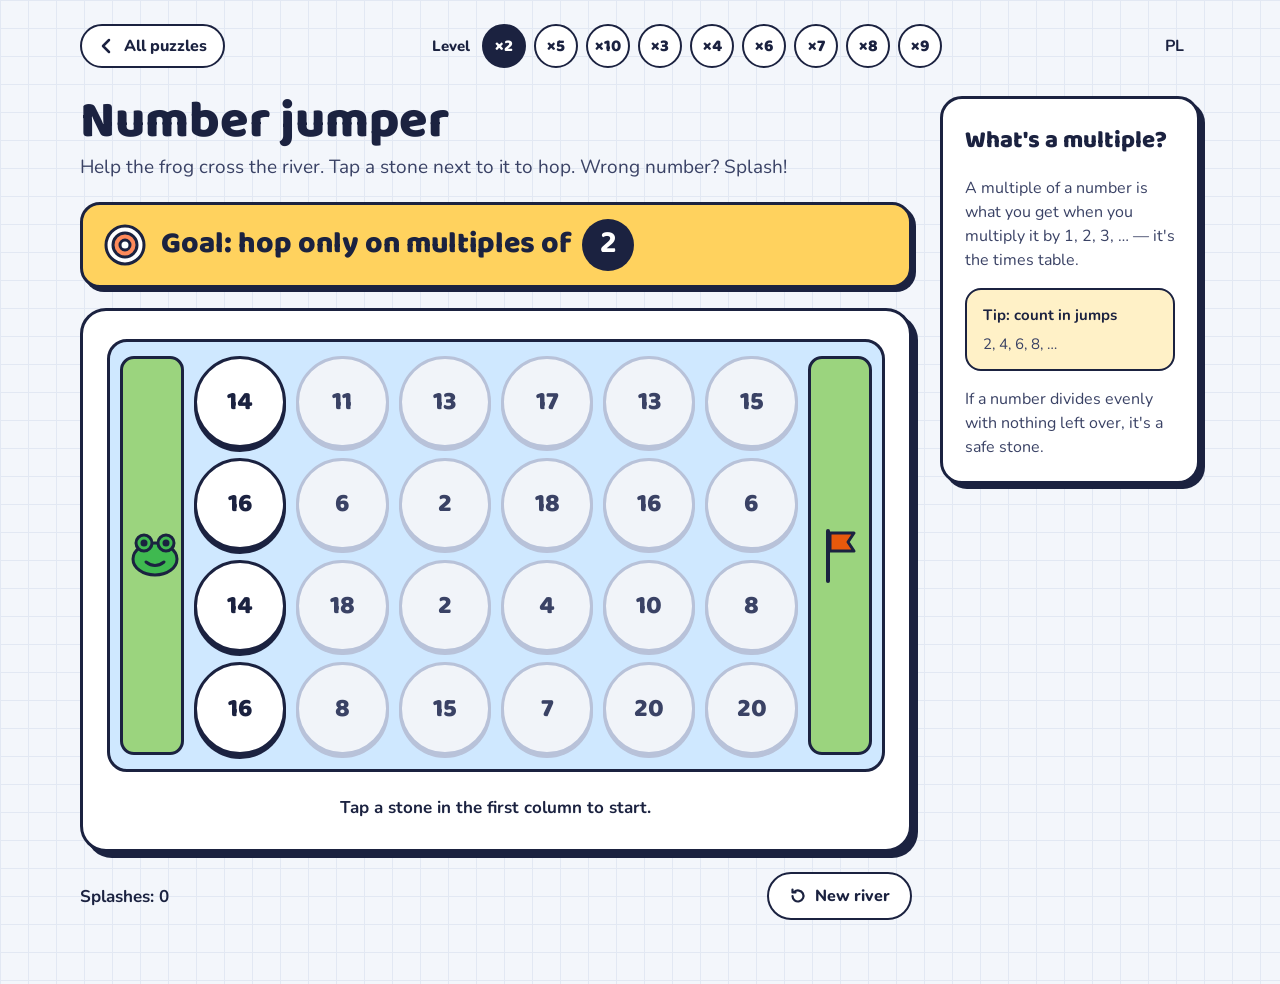
<file: puzzles/jumper/index.html>
<!doctype html>
<html lang="en">
<head>
<meta charset="utf-8">
<meta name="viewport" content="width=device-width, initial-scale=1">
<title>Number jumper — Knowledge Cards</title>
<meta name="description" content="Hop across the river on multiples only. A tiny puzzle about times tables.">
<link rel="icon" href="../../img/logo.svg" type="image/svg+xml">
<link rel="preconnect" href="https://fonts.googleapis.com">
<link rel="preconnect" href="https://fonts.gstatic.com" crossorigin>
<link href="https://fonts.googleapis.com/css2?family=Baloo+2:wght@600;700;800&family=Nunito:wght@400;600;700;800&display=swap" rel="stylesheet">
<link rel="stylesheet" href="../../css/style.css">
<link rel="stylesheet" href="jumper.css">
</head>
<body>
<div class="wrap" style="gap:28px">

<header class="site-header">
  <a href="../../" class="back">
    <svg width="18" height="18" viewBox="0 0 18 18" aria-hidden="true"><path d="M11 3L5 9l6 6" fill="none" stroke="#1B2240" stroke-width="2.5" stroke-linecap="round" stroke-linejoin="round"/></svg>
    All puzzles
  </a>
  <nav class="levels" aria-label="Levels">
    <span class="levels-label">Level</span>
    <div id="levels" class="levels-list"></div>
  </nav>
  <nav class="site-nav" aria-label="Language"><a href="pl.html" lang="pl" hreflang="pl">PL</a></nav>
</header>

<div class="layout">
  <main class="game">
    <div class="intro">
      <h1>Number jumper</h1>
      <p>Help the frog cross the river. Tap a stone next to it to hop. Wrong number? Splash!</p>
    </div>

    <section class="goal">
      <svg width="44" height="44" viewBox="0 0 44 44" aria-hidden="true"><circle cx="22" cy="22" r="19" fill="#FFFFFF" stroke="#1B2240" stroke-width="3"/><circle cx="22" cy="22" r="12" fill="#FF8A5B" stroke="#1B2240" stroke-width="3"/><circle cx="22" cy="22" r="5" fill="#FFFFFF" stroke="#1B2240" stroke-width="3"/></svg>
      <span>Goal: hop only on multiples of <strong class="goal-num" id="goal-num">2</strong></span>
    </section>

    <section class="panel board" aria-label="River">
      <div class="pond" id="pond">
        <div class="bank" id="bank-start" aria-hidden="true"></div>
        <div class="river" id="river"></div>
        <div class="bank" id="bank-flag" aria-hidden="true">
          <svg width="40" height="56" viewBox="0 0 40 56"><path d="M8 54V4" stroke="#1B2240" stroke-width="4" stroke-linecap="round"/><path d="M10 6h24l-6 9 6 9H10z" fill="#E8590C" stroke="#1B2240" stroke-width="3" stroke-linejoin="round"/></svg>
        </div>
        <div class="frog" id="frog" aria-hidden="true">
          <svg width="52" height="46" viewBox="0 0 52 46"><ellipse cx="26" cy="28" rx="22" ry="16" fill="#3FB950" stroke="#1B2240" stroke-width="3"/><circle cx="15" cy="12" r="8" fill="#3FB950" stroke="#1B2240" stroke-width="3"/><circle cx="37" cy="12" r="8" fill="#3FB950" stroke="#1B2240" stroke-width="3"/><circle cx="15" cy="12" r="3.5" fill="#1B2240"/><circle cx="37" cy="12" r="3.5" fill="#1B2240"/><path d="M17 31q9 7 18 0" fill="none" stroke="#1B2240" stroke-width="3" stroke-linecap="round"/></svg>
        </div>
      </div>
      <p class="status" id="status" aria-live="polite"></p>
    </section>

    <section class="panel win" id="win" aria-live="polite" hidden>
      <div class="win-text">
        <div class="stars" id="stars" role="img"></div>
        <span class="win-title">Made it! <span id="trail"></span></span>
        <span class="win-note" id="win-note"></span>
      </div>
      <button class="btn primary" id="next">Next level</button>
    </section>

    <div class="controls">
      <span class="moves">Splashes: <strong id="splashes">0</strong></span>
      <button class="btn" id="reset">
        <svg width="18" height="18" viewBox="0 0 18 18" aria-hidden="true"><path d="M3.5 9a5.5 5.5 0 1 0 1.8-4.1M3.5 2.5v3h3" fill="none" stroke="#1B2240" stroke-width="2.2" stroke-linecap="round" stroke-linejoin="round"/></svg>
        New river
      </button>
    </div>
  </main>

  <aside class="panel rule" aria-labelledby="rule-title">
    <h2 id="rule-title">What's a multiple?</h2>
    <p>A multiple of a number is what you get when you multiply it by 1, 2, 3, … — it's the times table.</p>
    <div class="why">
      <strong>Tip: count in jumps</strong>
      <span id="tip-list"></span>
    </div>
    <p>If a number divides evenly with nothing left over, it's a safe stone.</p>
  </aside>
</div>

</div>
<script src="jumper.js"></script>
</body>
</html>
</file>
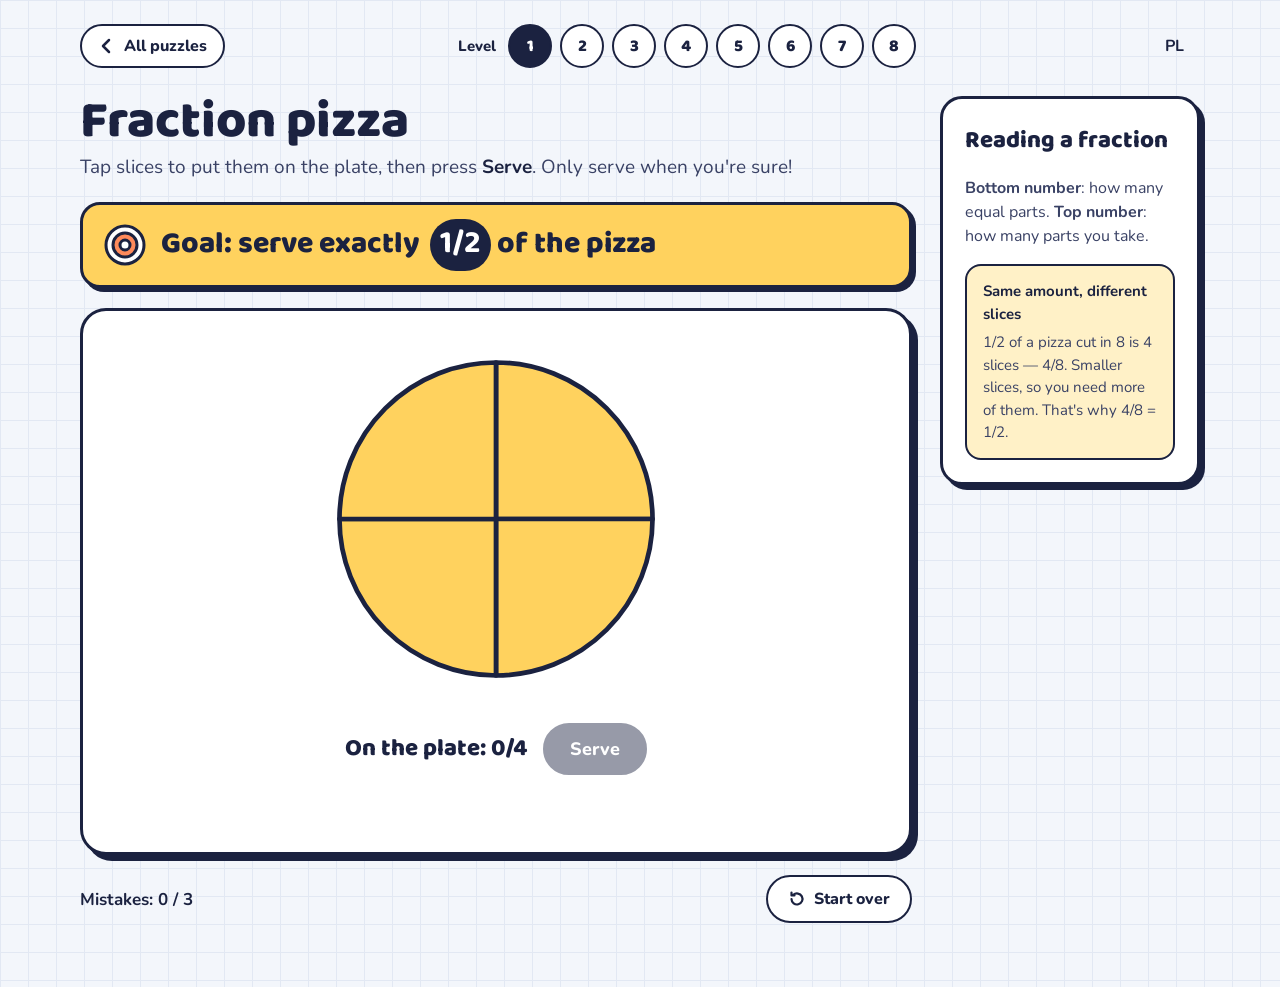
<file: puzzles/pizza/index.html>
<!doctype html>
<html lang="en">
<head>
<meta charset="utf-8">
<meta name="viewport" content="width=device-width, initial-scale=1">
<title>Fraction pizza — Knowledge Cards</title>
<meta name="description" content="Serve exactly the right part of the pizza. A tiny puzzle about fractions.">
<link rel="icon" href="../../img/logo.svg" type="image/svg+xml">
<link rel="preconnect" href="https://fonts.googleapis.com">
<link rel="preconnect" href="https://fonts.gstatic.com" crossorigin>
<link href="https://fonts.googleapis.com/css2?family=Baloo+2:wght@600;700;800&family=Nunito:wght@400;600;700;800&display=swap" rel="stylesheet">
<link rel="stylesheet" href="../../css/style.css">
<link rel="stylesheet" href="pizza.css">
</head>
<body>
<div class="wrap" style="gap:28px">

<header class="site-header">
  <a href="../../" class="back">
    <svg width="18" height="18" viewBox="0 0 18 18" aria-hidden="true"><path d="M11 3L5 9l6 6" fill="none" stroke="#1B2240" stroke-width="2.5" stroke-linecap="round" stroke-linejoin="round"/></svg>
    All puzzles
  </a>
  <nav class="levels" aria-label="Levels">
    <span class="levels-label">Level</span>
    <div id="levels" class="levels-list"></div>
  </nav>
  <nav class="site-nav" aria-label="Language"><a href="pl.html" lang="pl" hreflang="pl">PL</a></nav>
</header>

<div class="layout">
  <main class="game">
    <div class="intro">
      <h1>Fraction pizza</h1>
      <p>Tap slices to put them on the plate, then press <strong>Serve</strong>. Only serve when you're sure!</p>
    </div>

    <section class="goal">
      <svg width="44" height="44" viewBox="0 0 44 44" aria-hidden="true"><circle cx="22" cy="22" r="19" fill="#FFFFFF" stroke="#1B2240" stroke-width="3"/><circle cx="22" cy="22" r="12" fill="#FF8A5B" stroke="#1B2240" stroke-width="3"/><circle cx="22" cy="22" r="5" fill="#FFFFFF" stroke="#1B2240" stroke-width="3"/></svg>
      <span>Goal: serve exactly <strong class="goal-num" id="goal-num">1/2</strong> of the pizza</span>
    </section>

    <section class="panel board" aria-label="Pizza">
      <div class="cuts" id="cuts" role="group" hidden></div>
      <svg class="pizza" viewBox="-115 -115 230 230"><g id="pizza"></g></svg>
      <div class="serve-row">
        <span class="plate" id="plate"></span>
        <button class="btn primary" id="serve">Serve</button>
      </div>
      <p class="status" id="status" aria-live="polite"></p>
    </section>

    <section class="panel win" id="win" aria-live="polite" hidden>
      <div class="win-text">
        <div class="stars" id="stars" role="img"></div>
        <span class="win-title">Yum! <span id="eq-text"></span></span>
        <span class="win-note" id="win-note"></span>
      </div>
      <button class="btn primary" id="next">Next level</button>
    </section>

    <div class="controls">
      <span class="moves">Mistakes: <strong id="mistakes">0</strong></span>
      <button class="btn" id="reset">
        <svg width="18" height="18" viewBox="0 0 18 18" aria-hidden="true"><path d="M3.5 9a5.5 5.5 0 1 0 1.8-4.1M3.5 2.5v3h3" fill="none" stroke="#1B2240" stroke-width="2.2" stroke-linecap="round" stroke-linejoin="round"/></svg>
        Start over
      </button>
    </div>
  </main>

  <aside class="panel rule" aria-labelledby="rule-title">
    <h2 id="rule-title">Reading a fraction</h2>
    <p><strong>Bottom number</strong>: how many equal parts. <strong>Top number</strong>: how many parts you take.</p>
    <div class="why">
      <strong>Same amount, different slices</strong>
      <span>1/2 of a pizza cut in 8 is 4 slices — 4/8. Smaller slices, so you need more of them. That's why 4/8 = 1/2.</span>
    </div>
  </aside>
</div>

</div>
<script src="pizza.js"></script>
</body>
</html>
</file>
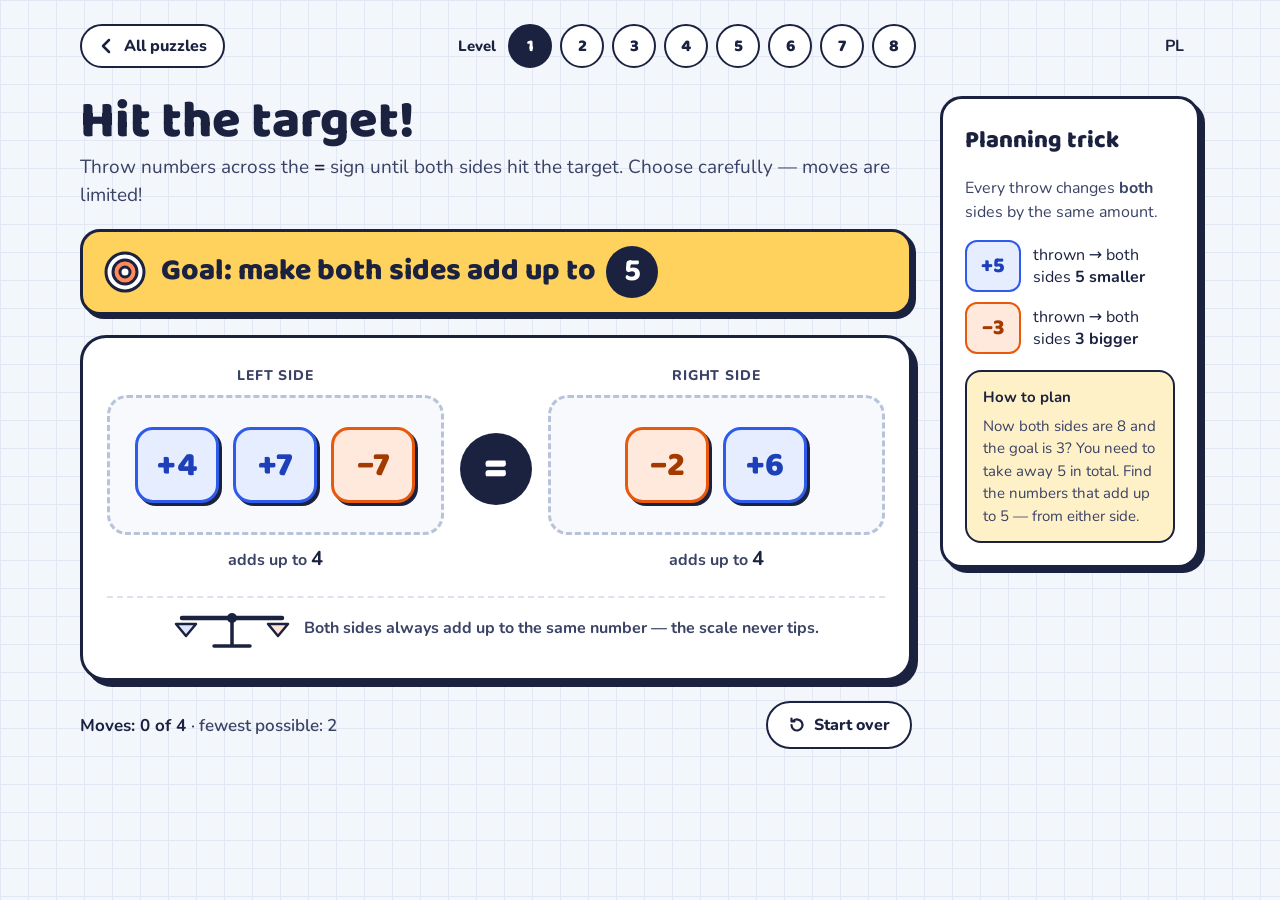
<file: puzzles/target/index.html>
<!doctype html>
<html lang="en">
<head>
<meta charset="utf-8">
<meta name="viewport" content="width=device-width, initial-scale=1">
<title>Hit the target! — Knowledge Cards</title>
<meta name="description" content="Throw the right numbers across the equals sign to hit the target. A tricky puzzle about equations.">
<link rel="icon" href="../../img/logo.svg" type="image/svg+xml">
<link rel="preconnect" href="https://fonts.googleapis.com">
<link rel="preconnect" href="https://fonts.gstatic.com" crossorigin>
<link href="https://fonts.googleapis.com/css2?family=Baloo+2:wght@600;700;800&family=Nunito:wght@400;600;700;800&display=swap" rel="stylesheet">
<link rel="stylesheet" href="../../css/style.css">
<link rel="stylesheet" href="../balance/balance.css">
</head>
<body>
<div class="wrap" style="gap:28px">

<header class="site-header">
  <a href="../../" class="back">
    <svg width="18" height="18" viewBox="0 0 18 18" aria-hidden="true"><path d="M11 3L5 9l6 6" fill="none" stroke="#1B2240" stroke-width="2.5" stroke-linecap="round" stroke-linejoin="round"/></svg>
    All puzzles
  </a>
  <nav class="levels" aria-label="Levels">
    <span class="levels-label">Level</span>
    <div id="levels" class="levels-list"></div>
  </nav>
  <nav class="site-nav" aria-label="Language"><a href="pl.html" lang="pl" hreflang="pl">PL</a></nav>
</header>

<div class="layout">
  <main class="game">
    <div class="intro">
      <h1>Hit the target!</h1>
      <p>Throw numbers across the <strong>=</strong> sign until both sides hit the target. Choose carefully — moves are limited!</p>
    </div>

    <section class="goal" aria-live="polite">
      <svg width="44" height="44" viewBox="0 0 44 44" aria-hidden="true"><circle cx="22" cy="22" r="19" fill="#FFFFFF" stroke="#1B2240" stroke-width="3"/><circle cx="22" cy="22" r="12" fill="#FF8A5B" stroke="#1B2240" stroke-width="3"/><circle cx="22" cy="22" r="5" fill="#FFFFFF" stroke="#1B2240" stroke-width="3"/></svg>
      <span>Goal: make both sides add up to <strong class="goal-num" id="goal-num">0</strong></span>
    </section>

    <section class="panel board" aria-label="Equation">
      <div class="equation">
        <div class="side">
          <span class="side-label" id="left-label">Left side</span>
          <div class="zone" id="left" role="group" aria-labelledby="left-label"></div>
          <span class="sum">adds up to <strong id="left-sum">0</strong></span>
        </div>
        <div class="equals" aria-hidden="true">=</div>
        <div class="side">
          <span class="side-label" id="right-label">Right side</span>
          <div class="zone" id="right" role="group" aria-labelledby="right-label"></div>
          <span class="sum">adds up to <strong id="right-sum">0</strong></span>
        </div>
      </div>
      <div class="scale-note">
        <svg width="120" height="44" viewBox="0 0 120 44" role="img" aria-label="A scale that stays level"><path d="M60 12v26M42 40h36" stroke="#1B2240" stroke-width="3.5" stroke-linecap="round"/><path d="M10 12h100" stroke="#1B2240" stroke-width="4.5" stroke-linecap="round"/><circle cx="60" cy="12" r="5" fill="#1B2240"/><path d="M4 18h20l-10 12z" fill="#DCE6FF" stroke="#1B2240" stroke-width="2.5" stroke-linejoin="round"/><path d="M96 18h20l-10 12z" fill="#FFE3D3" stroke="#1B2240" stroke-width="2.5" stroke-linejoin="round"/></svg>
        <span>Both sides always add up to the same number — the scale never tips.</span>
      </div>
    </section>

    <section class="panel win" id="win" aria-live="polite" hidden>
      <div class="win-text">
        <div class="stars" id="stars" role="img"></div>
        <span class="win-title">Bullseye! <span id="eq-text"></span></span>
        <span class="win-note" id="win-note"></span>
      </div>
      <button class="btn primary" id="next">Next level</button>
    </section>

    <section class="panel win lost" id="lost" aria-live="polite" hidden>
      <div class="win-text">
        <span class="win-title">Out of moves!</span>
        <span class="win-note" id="lost-note"></span>
      </div>
      <button class="btn primary" id="retry">Try again</button>
    </section>

    <div class="controls">
      <span class="moves">Moves: <strong id="moves">0</strong> of <span id="budget">0</span> <span class="muted">· fewest possible: <span id="min-moves">0</span></span></span>
      <button class="btn" id="reset">
        <svg width="18" height="18" viewBox="0 0 18 18" aria-hidden="true"><path d="M3.5 9a5.5 5.5 0 1 0 1.8-4.1M3.5 2.5v3h3" fill="none" stroke="#1B2240" stroke-width="2.2" stroke-linecap="round" stroke-linejoin="round"/></svg>
        Start over
      </button>
    </div>
  </main>

  <aside class="panel rule" aria-labelledby="rule-title">
    <h2 id="rule-title">Planning trick</h2>
    <p>Every throw changes <strong>both</strong> sides by the same amount.</p>
    <div class="rule-rows">
      <div class="rule-row"><span class="mini pos">+5</span><span>thrown → both sides <strong>5 smaller</strong></span></div>
      <div class="rule-row"><span class="mini neg">−3</span><span>thrown → both sides <strong>3 bigger</strong></span></div>
    </div>
    <div class="why">
      <strong>How to plan</strong>
      <span>Now both sides are 8 and the goal is 3? You need to take away 5 in total. Find the numbers that add up to 5 — from either side.</span>
    </div>
  </aside>
</div>

</div>
<script src="levels.js"></script>
<script src="../balance/balance.js"></script>
</body>
</html>
</file>
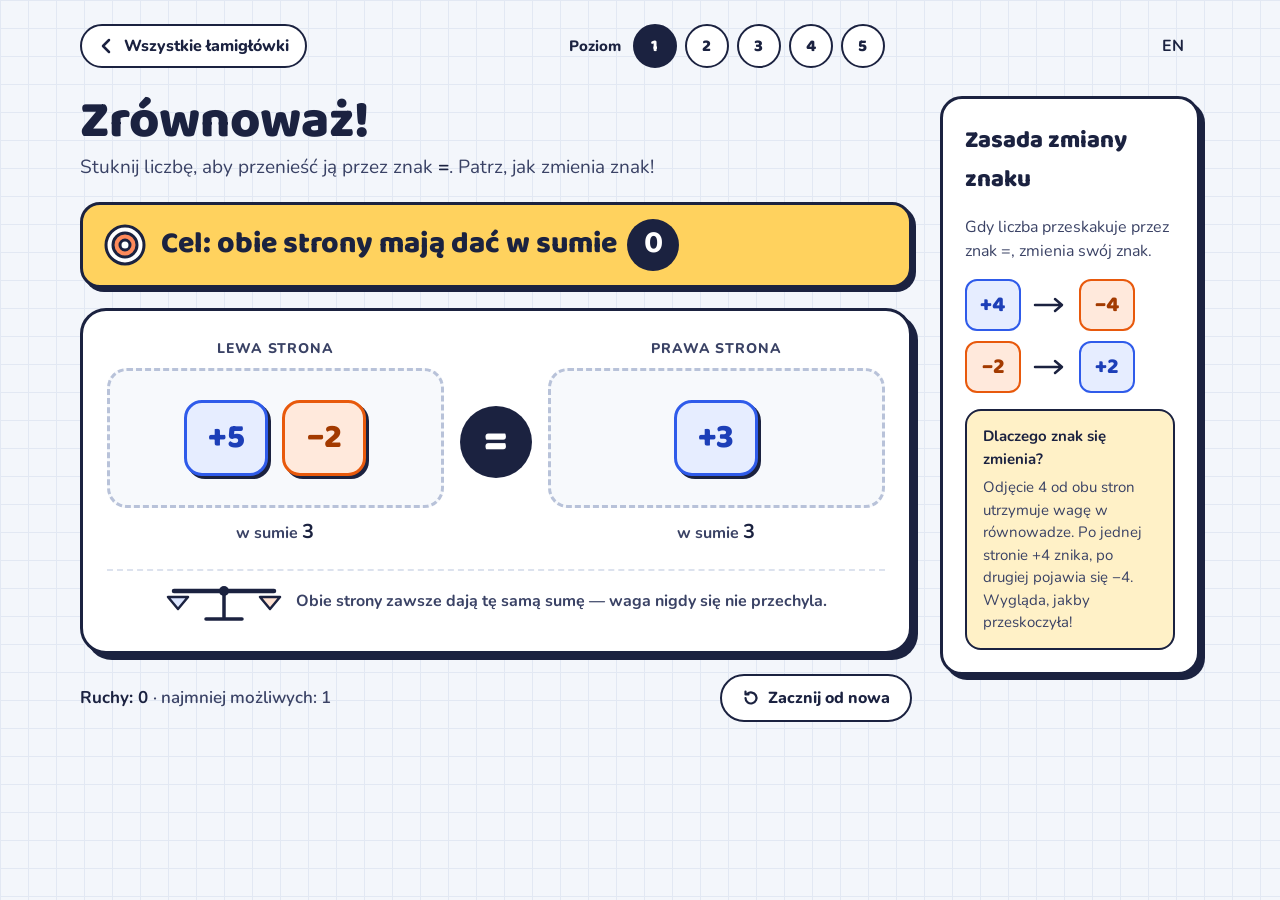
<file: puzzles/balance/pl.html>
<!doctype html>
<html lang="pl">
<head>
<meta charset="utf-8">
<meta name="viewport" content="width=device-width, initial-scale=1">
<title>Zrównoważ! — Karty Wiedzy</title>
<meta name="description" content="Przenoś liczby przez znak równości i patrz, jak zmieniają znak. Mała łamigłówka o równaniach.">
<link rel="icon" href="../../img/logo.svg" type="image/svg+xml">
<link rel="preconnect" href="https://fonts.googleapis.com">
<link rel="preconnect" href="https://fonts.gstatic.com" crossorigin>
<link href="https://fonts.googleapis.com/css2?family=Baloo+2:wght@600;700;800&family=Nunito:wght@400;600;700;800&display=swap" rel="stylesheet">
<link rel="stylesheet" href="../../css/style.css">
<link rel="stylesheet" href="balance.css">
</head>
<body>
<div class="wrap" style="gap:28px">

<header class="site-header">
  <a href="../../pl/" class="back">
    <svg width="18" height="18" viewBox="0 0 18 18" aria-hidden="true"><path d="M11 3L5 9l6 6" fill="none" stroke="#1B2240" stroke-width="2.5" stroke-linecap="round" stroke-linejoin="round"/></svg>
    Wszystkie łamigłówki
  </a>
  <nav class="levels" aria-label="Poziomy">
    <span class="levels-label">Poziom</span>
    <div id="levels" class="levels-list"></div>
  </nav>
  <nav class="site-nav" aria-label="Język"><a href="./" lang="en" hreflang="en">EN</a></nav>
</header>

<div class="layout">
  <main class="game">
    <div class="intro">
      <h1>Zrównoważ!</h1>
      <p>Stuknij liczbę, aby przenieść ją przez znak <strong>=</strong>. Patrz, jak zmienia znak!</p>
    </div>

    <section class="goal" aria-live="polite">
      <svg width="44" height="44" viewBox="0 0 44 44" aria-hidden="true"><circle cx="22" cy="22" r="19" fill="#FFFFFF" stroke="#1B2240" stroke-width="3"/><circle cx="22" cy="22" r="12" fill="#FF8A5B" stroke="#1B2240" stroke-width="3"/><circle cx="22" cy="22" r="5" fill="#FFFFFF" stroke="#1B2240" stroke-width="3"/></svg>
      <span>Cel: obie strony mają dać w sumie <strong class="goal-num" id="goal-num">0</strong></span>
    </section>

    <section class="panel board" aria-label="Równanie">
      <div class="equation">
        <div class="side">
          <span class="side-label" id="left-label">Lewa strona</span>
          <div class="zone" id="left" role="group" aria-labelledby="left-label"></div>
          <span class="sum">w sumie <strong id="left-sum">0</strong></span>
        </div>
        <div class="equals" aria-hidden="true">=</div>
        <div class="side">
          <span class="side-label" id="right-label">Prawa strona</span>
          <div class="zone" id="right" role="group" aria-labelledby="right-label"></div>
          <span class="sum">w sumie <strong id="right-sum">0</strong></span>
        </div>
      </div>
      <div class="scale-note">
        <svg width="120" height="44" viewBox="0 0 120 44" role="img" aria-label="Waga, która zawsze jest w równowadze"><path d="M60 12v26M42 40h36" stroke="#1B2240" stroke-width="3.5" stroke-linecap="round"/><path d="M10 12h100" stroke="#1B2240" stroke-width="4.5" stroke-linecap="round"/><circle cx="60" cy="12" r="5" fill="#1B2240"/><path d="M4 18h20l-10 12z" fill="#DCE6FF" stroke="#1B2240" stroke-width="2.5" stroke-linejoin="round"/><path d="M96 18h20l-10 12z" fill="#FFE3D3" stroke="#1B2240" stroke-width="2.5" stroke-linejoin="round"/></svg>
        <span>Obie strony zawsze dają tę samą sumę — waga nigdy się nie przechyla.</span>
      </div>
    </section>

    <section class="panel win" id="win" aria-live="polite" hidden>
      <div class="win-text">
        <div class="stars" id="stars" role="img"></div>
        <span class="win-title">W równowadze! <span id="eq-text"></span></span>
        <span class="win-note" id="win-note"></span>
      </div>
      <button class="btn primary" id="next">Następny poziom</button>
    </section>

    <div class="controls">
      <span class="moves">Ruchy: <strong id="moves">0</strong> <span class="muted">· najmniej możliwych: <span id="min-moves">0</span></span></span>
      <button class="btn" id="reset">
        <svg width="18" height="18" viewBox="0 0 18 18" aria-hidden="true"><path d="M3.5 9a5.5 5.5 0 1 0 1.8-4.1M3.5 2.5v3h3" fill="none" stroke="#1B2240" stroke-width="2.2" stroke-linecap="round" stroke-linejoin="round"/></svg>
        Zacznij od nowa
      </button>
    </div>
  </main>

  <aside class="panel rule" aria-labelledby="rule-title">
    <h2 id="rule-title">Zasada zmiany znaku</h2>
    <p>Gdy liczba przeskakuje przez znak =, zmienia swój znak.</p>
    <div class="rule-rows">
      <div class="rule-row"><span class="mini pos">+4</span><svg width="34" height="16" viewBox="0 0 34 16" aria-label="zmienia się w" role="img"><path d="M2 8h26M22 2l7 6-7 6" fill="none" stroke="#1B2240" stroke-width="2.5" stroke-linecap="round" stroke-linejoin="round"/></svg><span class="mini neg">−4</span></div>
      <div class="rule-row"><span class="mini neg">−2</span><svg width="34" height="16" viewBox="0 0 34 16" aria-label="zmienia się w" role="img"><path d="M2 8h26M22 2l7 6-7 6" fill="none" stroke="#1B2240" stroke-width="2.5" stroke-linecap="round" stroke-linejoin="round"/></svg><span class="mini pos">+2</span></div>
    </div>
    <div class="why">
      <strong>Dlaczego znak się zmienia?</strong>
      <span>Odjęcie 4 od obu stron utrzymuje wagę w równowadze. Po jednej stronie +4 znika, po drugiej pojawia się −4. Wygląda, jakby przeskoczyła!</span>
    </div>
  </aside>
</div>

</div>
<script src="levels.js"></script>
<script src="balance.js"></script>
</body>
</html>
</file>
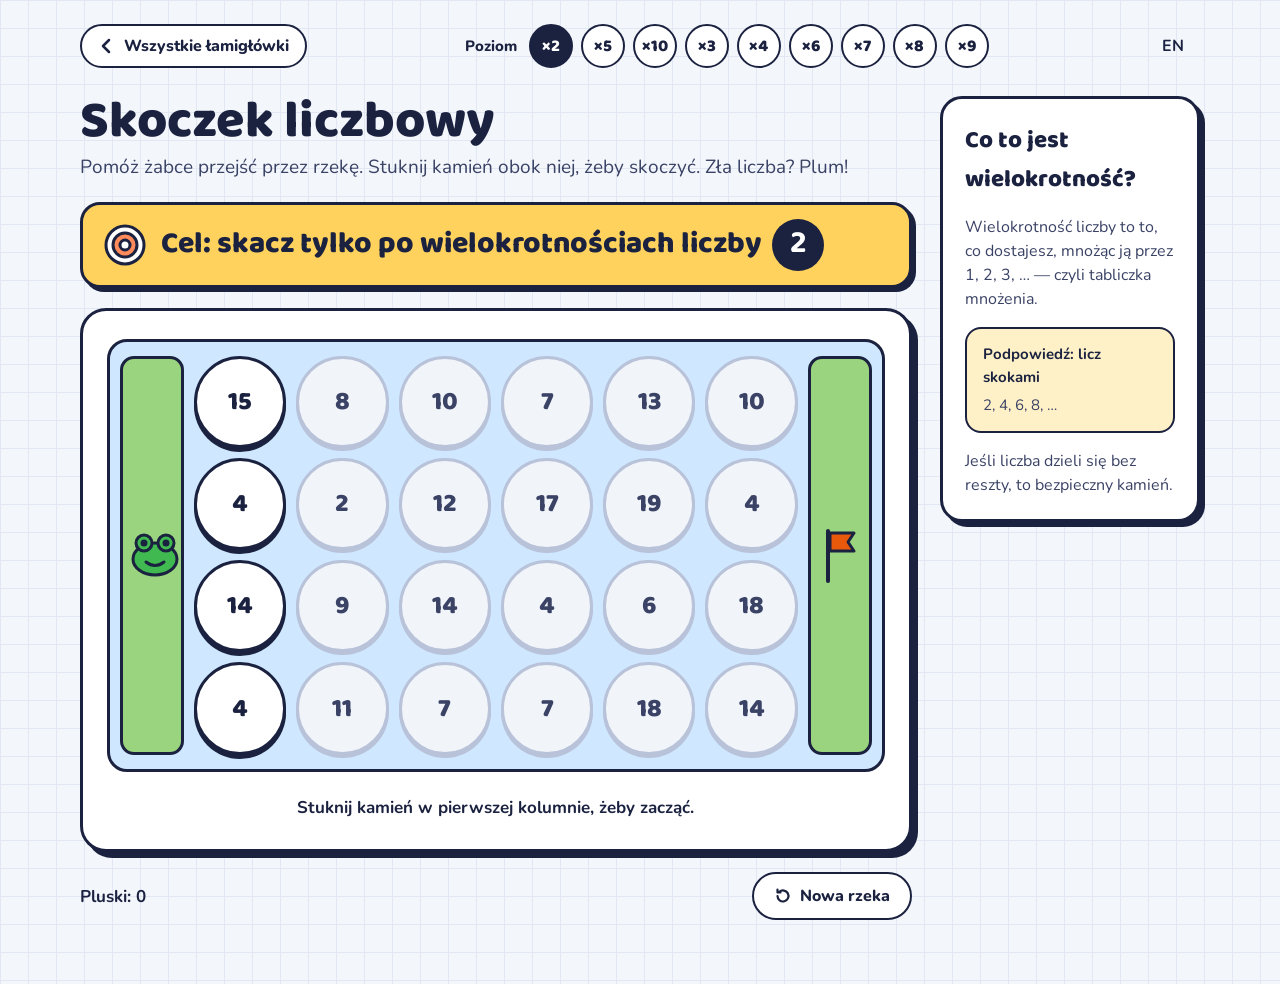
<file: puzzles/jumper/pl.html>
<!doctype html>
<html lang="pl">
<head>
<meta charset="utf-8">
<meta name="viewport" content="width=device-width, initial-scale=1">
<title>Skoczek liczbowy — Karty Wiedzy</title>
<meta name="description" content="Przeskocz rzekę, stając tylko na wielokrotnościach. Mała łamigłówka o tabliczce mnożenia.">
<link rel="icon" href="../../img/logo.svg" type="image/svg+xml">
<link rel="preconnect" href="https://fonts.googleapis.com">
<link rel="preconnect" href="https://fonts.gstatic.com" crossorigin>
<link href="https://fonts.googleapis.com/css2?family=Baloo+2:wght@600;700;800&family=Nunito:wght@400;600;700;800&display=swap" rel="stylesheet">
<link rel="stylesheet" href="../../css/style.css">
<link rel="stylesheet" href="jumper.css">
</head>
<body>
<div class="wrap" style="gap:28px">

<header class="site-header">
  <a href="../../pl/" class="back">
    <svg width="18" height="18" viewBox="0 0 18 18" aria-hidden="true"><path d="M11 3L5 9l6 6" fill="none" stroke="#1B2240" stroke-width="2.5" stroke-linecap="round" stroke-linejoin="round"/></svg>
    Wszystkie łamigłówki
  </a>
  <nav class="levels" aria-label="Poziomy">
    <span class="levels-label">Poziom</span>
    <div id="levels" class="levels-list"></div>
  </nav>
  <nav class="site-nav" aria-label="Język"><a href="./" lang="en" hreflang="en">EN</a></nav>
</header>

<div class="layout">
  <main class="game">
    <div class="intro">
      <h1>Skoczek liczbowy</h1>
      <p>Pomóż żabce przejść przez rzekę. Stuknij kamień obok niej, żeby skoczyć. Zła liczba? Plum!</p>
    </div>

    <section class="goal">
      <svg width="44" height="44" viewBox="0 0 44 44" aria-hidden="true"><circle cx="22" cy="22" r="19" fill="#FFFFFF" stroke="#1B2240" stroke-width="3"/><circle cx="22" cy="22" r="12" fill="#FF8A5B" stroke="#1B2240" stroke-width="3"/><circle cx="22" cy="22" r="5" fill="#FFFFFF" stroke="#1B2240" stroke-width="3"/></svg>
      <span>Cel: skacz tylko po wielokrotnościach liczby <strong class="goal-num" id="goal-num">2</strong></span>
    </section>

    <section class="panel board" aria-label="Rzeka">
      <div class="pond" id="pond">
        <div class="bank" id="bank-start" aria-hidden="true"></div>
        <div class="river" id="river"></div>
        <div class="bank" id="bank-flag" aria-hidden="true">
          <svg width="40" height="56" viewBox="0 0 40 56"><path d="M8 54V4" stroke="#1B2240" stroke-width="4" stroke-linecap="round"/><path d="M10 6h24l-6 9 6 9H10z" fill="#E8590C" stroke="#1B2240" stroke-width="3" stroke-linejoin="round"/></svg>
        </div>
        <div class="frog" id="frog" aria-hidden="true">
          <svg width="52" height="46" viewBox="0 0 52 46"><ellipse cx="26" cy="28" rx="22" ry="16" fill="#3FB950" stroke="#1B2240" stroke-width="3"/><circle cx="15" cy="12" r="8" fill="#3FB950" stroke="#1B2240" stroke-width="3"/><circle cx="37" cy="12" r="8" fill="#3FB950" stroke="#1B2240" stroke-width="3"/><circle cx="15" cy="12" r="3.5" fill="#1B2240"/><circle cx="37" cy="12" r="3.5" fill="#1B2240"/><path d="M17 31q9 7 18 0" fill="none" stroke="#1B2240" stroke-width="3" stroke-linecap="round"/></svg>
        </div>
      </div>
      <p class="status" id="status" aria-live="polite"></p>
    </section>

    <section class="panel win" id="win" aria-live="polite" hidden>
      <div class="win-text">
        <div class="stars" id="stars" role="img"></div>
        <span class="win-title">Udało się! <span id="trail"></span></span>
        <span class="win-note" id="win-note"></span>
      </div>
      <button class="btn primary" id="next">Następny poziom</button>
    </section>

    <div class="controls">
      <span class="moves">Pluski: <strong id="splashes">0</strong></span>
      <button class="btn" id="reset">
        <svg width="18" height="18" viewBox="0 0 18 18" aria-hidden="true"><path d="M3.5 9a5.5 5.5 0 1 0 1.8-4.1M3.5 2.5v3h3" fill="none" stroke="#1B2240" stroke-width="2.2" stroke-linecap="round" stroke-linejoin="round"/></svg>
        Nowa rzeka
      </button>
    </div>
  </main>

  <aside class="panel rule" aria-labelledby="rule-title">
    <h2 id="rule-title">Co to jest wielokrotność?</h2>
    <p>Wielokrotność liczby to to, co dostajesz, mnożąc ją przez 1, 2, 3, … — czyli tabliczka mnożenia.</p>
    <div class="why">
      <strong>Podpowiedź: licz skokami</strong>
      <span id="tip-list"></span>
    </div>
    <p>Jeśli liczba dzieli się bez reszty, to bezpieczny kamień.</p>
  </aside>
</div>

</div>
<script src="jumper.js"></script>
</body>
</html>
</file>
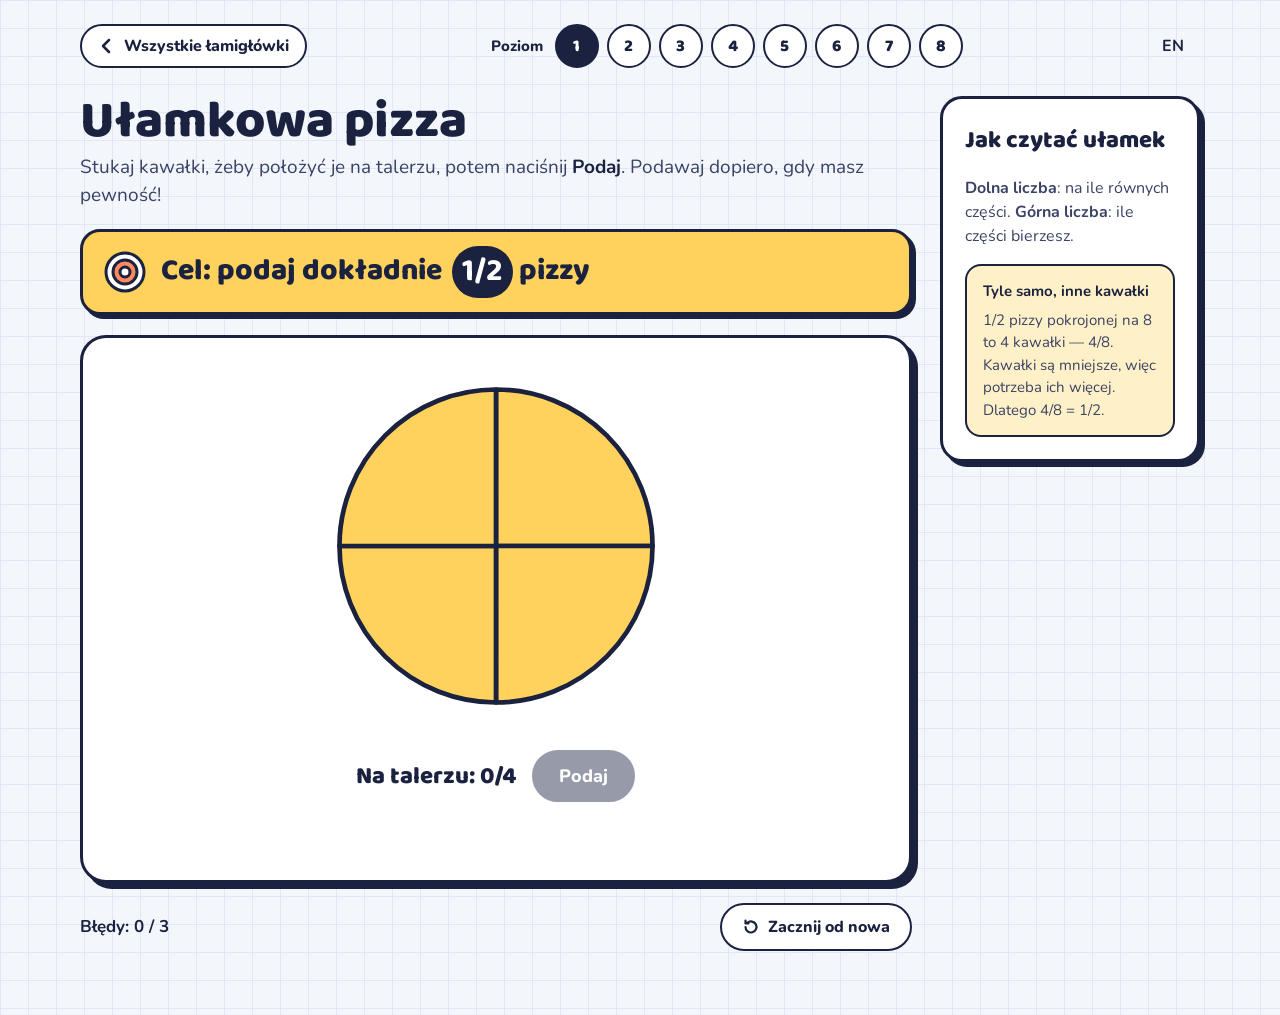
<file: puzzles/pizza/pl.html>
<!doctype html>
<html lang="pl">
<head>
<meta charset="utf-8">
<meta name="viewport" content="width=device-width, initial-scale=1">
<title>Ułamkowa pizza — Karty Wiedzy</title>
<meta name="description" content="Podaj dokładnie właściwą część pizzy. Mała łamigłówka o ułamkach.">
<link rel="icon" href="../../img/logo.svg" type="image/svg+xml">
<link rel="preconnect" href="https://fonts.googleapis.com">
<link rel="preconnect" href="https://fonts.gstatic.com" crossorigin>
<link href="https://fonts.googleapis.com/css2?family=Baloo+2:wght@600;700;800&family=Nunito:wght@400;600;700;800&display=swap" rel="stylesheet">
<link rel="stylesheet" href="../../css/style.css">
<link rel="stylesheet" href="pizza.css">
</head>
<body>
<div class="wrap" style="gap:28px">

<header class="site-header">
  <a href="../../pl/" class="back">
    <svg width="18" height="18" viewBox="0 0 18 18" aria-hidden="true"><path d="M11 3L5 9l6 6" fill="none" stroke="#1B2240" stroke-width="2.5" stroke-linecap="round" stroke-linejoin="round"/></svg>
    Wszystkie łamigłówki
  </a>
  <nav class="levels" aria-label="Poziomy">
    <span class="levels-label">Poziom</span>
    <div id="levels" class="levels-list"></div>
  </nav>
  <nav class="site-nav" aria-label="Język"><a href="./" lang="en" hreflang="en">EN</a></nav>
</header>

<div class="layout">
  <main class="game">
    <div class="intro">
      <h1>Ułamkowa pizza</h1>
      <p>Stukaj kawałki, żeby położyć je na talerzu, potem naciśnij <strong>Podaj</strong>. Podawaj dopiero, gdy masz pewność!</p>
    </div>

    <section class="goal">
      <svg width="44" height="44" viewBox="0 0 44 44" aria-hidden="true"><circle cx="22" cy="22" r="19" fill="#FFFFFF" stroke="#1B2240" stroke-width="3"/><circle cx="22" cy="22" r="12" fill="#FF8A5B" stroke="#1B2240" stroke-width="3"/><circle cx="22" cy="22" r="5" fill="#FFFFFF" stroke="#1B2240" stroke-width="3"/></svg>
      <span>Cel: podaj dokładnie <strong class="goal-num" id="goal-num">1/2</strong> pizzy</span>
    </section>

    <section class="panel board" aria-label="Pizza">
      <div class="cuts" id="cuts" role="group" hidden></div>
      <svg class="pizza" viewBox="-115 -115 230 230"><g id="pizza"></g></svg>
      <div class="serve-row">
        <span class="plate" id="plate"></span>
        <button class="btn primary" id="serve">Podaj</button>
      </div>
      <p class="status" id="status" aria-live="polite"></p>
    </section>

    <section class="panel win" id="win" aria-live="polite" hidden>
      <div class="win-text">
        <div class="stars" id="stars" role="img"></div>
        <span class="win-title">Mniam! <span id="eq-text"></span></span>
        <span class="win-note" id="win-note"></span>
      </div>
      <button class="btn primary" id="next">Następny poziom</button>
    </section>

    <div class="controls">
      <span class="moves">Błędy: <strong id="mistakes">0</strong></span>
      <button class="btn" id="reset">
        <svg width="18" height="18" viewBox="0 0 18 18" aria-hidden="true"><path d="M3.5 9a5.5 5.5 0 1 0 1.8-4.1M3.5 2.5v3h3" fill="none" stroke="#1B2240" stroke-width="2.2" stroke-linecap="round" stroke-linejoin="round"/></svg>
        Zacznij od nowa
      </button>
    </div>
  </main>

  <aside class="panel rule" aria-labelledby="rule-title">
    <h2 id="rule-title">Jak czytać ułamek</h2>
    <p><strong>Dolna liczba</strong>: na ile równych części. <strong>Górna liczba</strong>: ile części bierzesz.</p>
    <div class="why">
      <strong>Tyle samo, inne kawałki</strong>
      <span>1/2 pizzy pokrojonej na 8 to 4 kawałki — 4/8. Kawałki są mniejsze, więc potrzeba ich więcej. Dlatego 4/8 = 1/2.</span>
    </div>
  </aside>
</div>

</div>
<script src="pizza.js"></script>
</body>
</html>
</file>
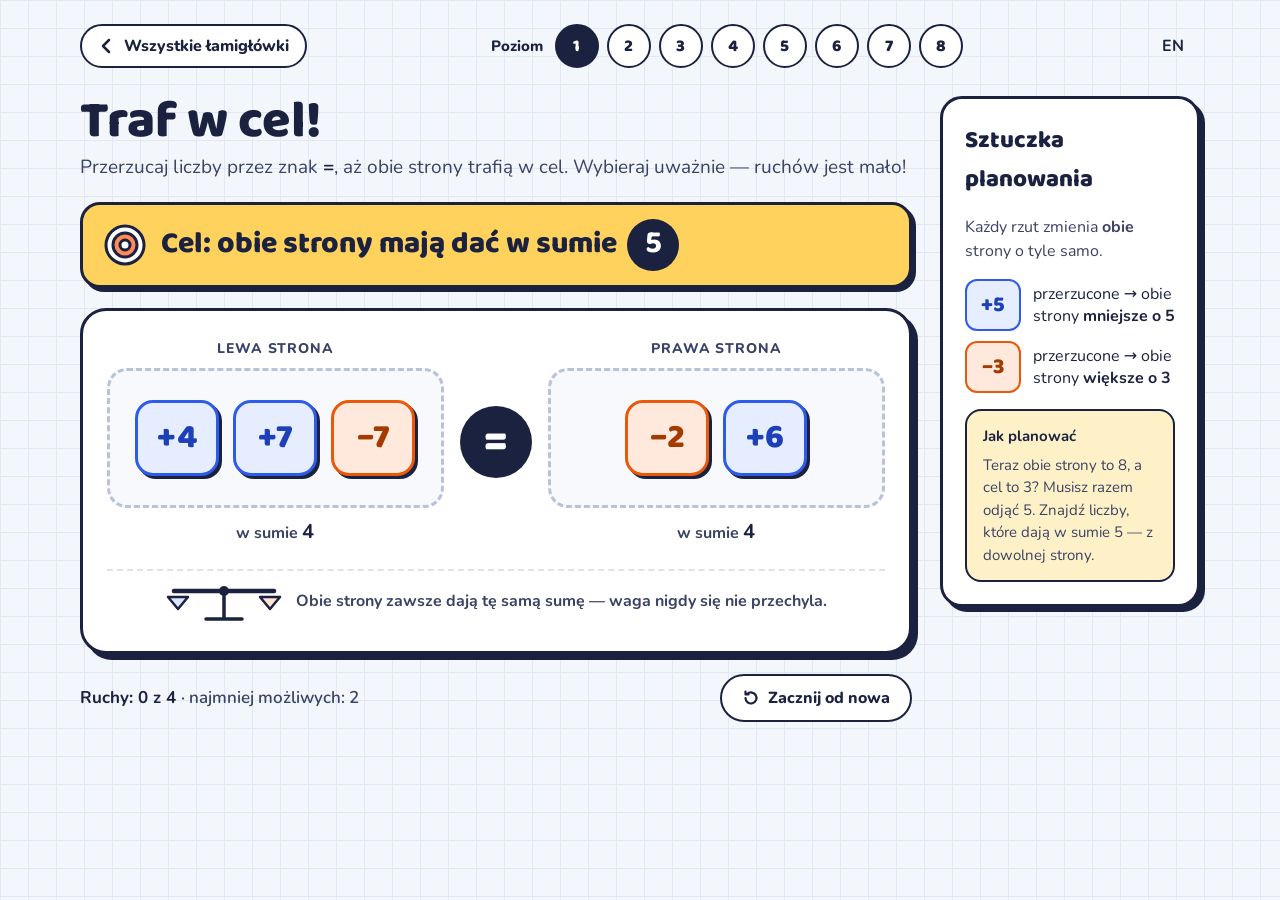
<file: puzzles/target/pl.html>
<!doctype html>
<html lang="pl">
<head>
<meta charset="utf-8">
<meta name="viewport" content="width=device-width, initial-scale=1">
<title>Traf w cel! — Karty Wiedzy</title>
<meta name="description" content="Przerzucaj właściwe liczby przez znak równości, żeby trafić w cel. Podchwytliwa łamigłówka o równaniach.">
<link rel="icon" href="../../img/logo.svg" type="image/svg+xml">
<link rel="preconnect" href="https://fonts.googleapis.com">
<link rel="preconnect" href="https://fonts.gstatic.com" crossorigin>
<link href="https://fonts.googleapis.com/css2?family=Baloo+2:wght@600;700;800&family=Nunito:wght@400;600;700;800&display=swap" rel="stylesheet">
<link rel="stylesheet" href="../../css/style.css">
<link rel="stylesheet" href="../balance/balance.css">
</head>
<body>
<div class="wrap" style="gap:28px">

<header class="site-header">
  <a href="../../pl/" class="back">
    <svg width="18" height="18" viewBox="0 0 18 18" aria-hidden="true"><path d="M11 3L5 9l6 6" fill="none" stroke="#1B2240" stroke-width="2.5" stroke-linecap="round" stroke-linejoin="round"/></svg>
    Wszystkie łamigłówki
  </a>
  <nav class="levels" aria-label="Poziomy">
    <span class="levels-label">Poziom</span>
    <div id="levels" class="levels-list"></div>
  </nav>
  <nav class="site-nav" aria-label="Język"><a href="./" lang="en" hreflang="en">EN</a></nav>
</header>

<div class="layout">
  <main class="game">
    <div class="intro">
      <h1>Traf w cel!</h1>
      <p>Przerzucaj liczby przez znak <strong>=</strong>, aż obie strony trafią w cel. Wybieraj uważnie — ruchów jest mało!</p>
    </div>

    <section class="goal" aria-live="polite">
      <svg width="44" height="44" viewBox="0 0 44 44" aria-hidden="true"><circle cx="22" cy="22" r="19" fill="#FFFFFF" stroke="#1B2240" stroke-width="3"/><circle cx="22" cy="22" r="12" fill="#FF8A5B" stroke="#1B2240" stroke-width="3"/><circle cx="22" cy="22" r="5" fill="#FFFFFF" stroke="#1B2240" stroke-width="3"/></svg>
      <span>Cel: obie strony mają dać w sumie <strong class="goal-num" id="goal-num">0</strong></span>
    </section>

    <section class="panel board" aria-label="Równanie">
      <div class="equation">
        <div class="side">
          <span class="side-label" id="left-label">Lewa strona</span>
          <div class="zone" id="left" role="group" aria-labelledby="left-label"></div>
          <span class="sum">w sumie <strong id="left-sum">0</strong></span>
        </div>
        <div class="equals" aria-hidden="true">=</div>
        <div class="side">
          <span class="side-label" id="right-label">Prawa strona</span>
          <div class="zone" id="right" role="group" aria-labelledby="right-label"></div>
          <span class="sum">w sumie <strong id="right-sum">0</strong></span>
        </div>
      </div>
      <div class="scale-note">
        <svg width="120" height="44" viewBox="0 0 120 44" role="img" aria-label="Waga, która zawsze jest w równowadze"><path d="M60 12v26M42 40h36" stroke="#1B2240" stroke-width="3.5" stroke-linecap="round"/><path d="M10 12h100" stroke="#1B2240" stroke-width="4.5" stroke-linecap="round"/><circle cx="60" cy="12" r="5" fill="#1B2240"/><path d="M4 18h20l-10 12z" fill="#DCE6FF" stroke="#1B2240" stroke-width="2.5" stroke-linejoin="round"/><path d="M96 18h20l-10 12z" fill="#FFE3D3" stroke="#1B2240" stroke-width="2.5" stroke-linejoin="round"/></svg>
        <span>Obie strony zawsze dają tę samą sumę — waga nigdy się nie przechyla.</span>
      </div>
    </section>

    <section class="panel win" id="win" aria-live="polite" hidden>
      <div class="win-text">
        <div class="stars" id="stars" role="img"></div>
        <span class="win-title">W dziesiątkę! <span id="eq-text"></span></span>
        <span class="win-note" id="win-note"></span>
      </div>
      <button class="btn primary" id="next">Następny poziom</button>
    </section>

    <section class="panel win lost" id="lost" aria-live="polite" hidden>
      <div class="win-text">
        <span class="win-title">Koniec ruchów!</span>
        <span class="win-note" id="lost-note"></span>
      </div>
      <button class="btn primary" id="retry">Spróbuj jeszcze raz</button>
    </section>

    <div class="controls">
      <span class="moves">Ruchy: <strong id="moves">0</strong> z <span id="budget">0</span> <span class="muted">· najmniej możliwych: <span id="min-moves">0</span></span></span>
      <button class="btn" id="reset">
        <svg width="18" height="18" viewBox="0 0 18 18" aria-hidden="true"><path d="M3.5 9a5.5 5.5 0 1 0 1.8-4.1M3.5 2.5v3h3" fill="none" stroke="#1B2240" stroke-width="2.2" stroke-linecap="round" stroke-linejoin="round"/></svg>
        Zacznij od nowa
      </button>
    </div>
  </main>

  <aside class="panel rule" aria-labelledby="rule-title">
    <h2 id="rule-title">Sztuczka planowania</h2>
    <p>Każdy rzut zmienia <strong>obie</strong> strony o tyle samo.</p>
    <div class="rule-rows">
      <div class="rule-row"><span class="mini pos">+5</span><span>przerzucone → obie strony <strong>mniejsze o 5</strong></span></div>
      <div class="rule-row"><span class="mini neg">−3</span><span>przerzucone → obie strony <strong>większe o 3</strong></span></div>
    </div>
    <div class="why">
      <strong>Jak planować</strong>
      <span>Teraz obie strony to 8, a cel to 3? Musisz razem odjąć 5. Znajdź liczby, które dają w sumie 5 — z dowolnej strony.</span>
    </div>
  </aside>
</div>

</div>
<script src="levels.js"></script>
<script src="../balance/balance.js"></script>
</body>
</html>
</file>
<file: css/style.css>
/* Knowledge Cards — shared styles */
:root {
  --ink: #1B2240;
  --ink-soft: #3A4265;
  --paper: #F3F6FB;
  --grid: #E2E8F3;
  --line: #B8C2D9;
  --white: #FFFFFF;
  --blue: #2F5BEA;
  --blue-text: #1D3FB8;
  --blue-tint: #E6EDFF;
  --orange: #E8590C;
  --orange-text: #A33A00;
  --orange-tint: #FFE9DC;
  --teal: #0E8F86;
  --teal-text: #0A6B64;
  --teal-tint: #D9F2EC;
  --yellow: #FFD25E;
  --display: 'Baloo 2', system-ui, sans-serif;
  --body: 'Nunito', system-ui, sans-serif;
}

* { box-sizing: border-box; }

body {
  margin: 0;
  min-height: 100vh;
  font-family: var(--body);
  color: var(--ink);
  background-color: var(--paper);
  background-image:
    linear-gradient(var(--grid) 1px, transparent 1px),
    linear-gradient(90deg, var(--grid) 1px, transparent 1px);
  background-size: 28px 28px;
}

a { color: var(--ink); }
a:hover { color: var(--blue); }
button { font-family: inherit; }
:focus-visible { outline: 3px solid var(--blue); outline-offset: 3px; }

.wrap {
  max-width: 1160px;
  margin: 0 auto;
  padding: 24px 20px 64px;
  display: flex;
  flex-direction: column;
  gap: 40px;
}

.stack { display: flex; flex-direction: column; gap: 40px; }

h1, h2, h3 { font-family: var(--display); font-weight: 800; margin: 0; }

/* ---------- Header ---------- */
.site-header {
  display: flex; flex-wrap: wrap; align-items: center;
  justify-content: space-between; gap: 16px;
}
.logo {
  display: flex; align-items: center; gap: 12px;
  text-decoration: none; color: var(--ink);
  font-family: var(--display); font-weight: 800; font-size: 26px; line-height: 1;
}
.site-nav { display: flex; flex-wrap: wrap; gap: 8px; }
.site-nav a { padding: 10px 16px; font-weight: 700; text-decoration: none; border-radius: 999px; }

/* ---------- Hero ---------- */
.hero { display: flex; flex-wrap: wrap; align-items: center; gap: 32px; justify-content: space-between; }
.hero-text { flex: 1 1 420px; display: flex; flex-direction: column; gap: 16px; }
.hero-art { flex: 0 1 360px; display: flex; justify-content: center; }
.hero-art svg { max-width: 100%; height: auto; }
.hero h1 { font-size: clamp(40px, 6vw, 64px); line-height: 1.02; }
.hero p { margin: 0; font-size: 19px; line-height: 1.5; max-width: 520px; color: var(--ink-soft); }
.pill {
  align-self: flex-start; background: #FFE3D3; color: #8A3300;
  font-weight: 800; font-size: 14px; padding: 6px 12px;
  border-radius: 999px; border: 2px solid var(--ink);
}

/* ---------- Filters ---------- */
.section-head { display: flex; flex-wrap: wrap; align-items: center; justify-content: space-between; gap: 16px; }
.section-head h2 { font-size: 32px; }
.filters { display: flex; flex-wrap: wrap; gap: 8px; }
.chip {
  min-height: 44px; padding: 0 18px;
  font-weight: 800; font-size: 15px;
  border-radius: 999px; border: 2px solid var(--ink);
  background: var(--paper); color: var(--ink); cursor: pointer;
}
.chip:hover { background: var(--white); }
.chip[aria-pressed="true"] { background: var(--ink); color: var(--white); }

/* ---------- Cards ---------- */
.puzzles { display: flex; flex-direction: column; gap: 20px; }
.card-grid {
  display: grid;
  grid-template-columns: repeat(auto-fill, minmax(260px, 1fr));
  gap: 28px;
  list-style: none; margin: 0; padding: 0;
}
.card-grid > li { display: flex; }
.card-grid > li[hidden] { display: none; }
.card {
  flex: 1;
  display: flex; flex-direction: column;
  text-decoration: none; color: var(--ink);
  background: var(--white);
  border: 3px solid var(--ink); border-radius: 22px;
  box-shadow: 5px 5px 0 var(--ink);
  overflow: hidden;
  transition: transform .15s ease, box-shadow .15s ease;
}
a.card:hover { color: var(--ink); transform: translate(-2px, -2px); box-shadow: 8px 8px 0 var(--ink); }
.card.soon { opacity: .75; }
.card-art {
  position: relative; height: 150px;
  border-bottom: 3px solid var(--ink);
  display: flex; align-items: center; justify-content: center;
}
.badge {
  position: absolute; top: 12px; right: 12px;
  background: var(--yellow); border: 2px solid var(--ink); border-radius: 999px;
  padding: 2px 10px; font-weight: 800; font-size: 13px;
}
.badge.grey { background: var(--white); }
.card-body { padding: 18px 20px 20px; display: flex; flex-direction: column; gap: 8px; flex: 1; }
.card-topic { font-size: 13px; font-weight: 800; letter-spacing: .06em; text-transform: uppercase; }
.card h3 { font-size: 26px; line-height: 1.1; }
.card p { margin: 0; font-size: 16px; line-height: 1.45; color: var(--ink-soft); flex: 1; }
.card-foot { display: flex; align-items: center; justify-content: space-between; margin-top: 8px; }
.card-meta { font-weight: 700; font-size: 14px; color: var(--ink-soft); }
.play {
  display: flex; align-items: center; justify-content: center;
  width: 44px; height: 44px; border-radius: 50%; background: var(--ink);
}
.card.soon .play { background: var(--line); }
.stars-earned { font-weight: 800; font-size: 14px; color: var(--teal-text); }

.site-footer {
  display: flex; flex-wrap: wrap; justify-content: space-between; gap: 12px;
  padding-top: 24px; border-top: 2px dashed var(--line);
  font-size: 15px; color: var(--ink-soft);
}

/* ---------- Puzzle page shared ---------- */
.back {
  display: inline-flex; align-items: center; gap: 8px;
  min-height: 44px; padding: 0 16px;
  font-weight: 800; text-decoration: none;
  background: var(--white); border: 2px solid var(--ink); border-radius: 999px;
}
.panel {
  background: var(--white);
  border: 3px solid var(--ink); border-radius: 22px;
  box-shadow: 5px 5px 0 var(--ink);
}
.btn {
  min-height: 48px; padding: 0 20px;
  border-radius: 999px; border: 2px solid var(--ink);
  background: var(--white); color: var(--ink);
  font-weight: 800; font-size: 16px; cursor: pointer;
  display: inline-flex; align-items: center; gap: 8px;
}
.btn.primary { background: var(--ink); color: var(--white); border-width: 3px; min-height: 52px; font-size: 18px; padding: 0 24px; }
.btn:disabled { opacity: .45; cursor: default; }

@media (prefers-reduced-motion: reduce) {
  *, *::before, *::after { animation: none !important; transition: none !important; }
}

/* ---------- Puzzle pages (shared) ---------- */
.levels { display: flex; align-items: center; gap: 8px; }
.levels-label { font-weight: 800; font-size: 15px; margin-right: 4px; }
.levels-list { display: flex; flex-wrap: wrap; gap: 8px; }
.level-btn {
  width: 44px; height: 44px; border-radius: 50%;
  border: 2px solid var(--ink); background: var(--white); color: var(--ink);
  font-family: var(--display); font-weight: 800; font-size: 17px; cursor: pointer;
}
.level-btn.done { background: var(--teal); color: var(--white); }
.level-btn[aria-current="step"] { background: var(--ink); color: var(--white); }

.layout { display: flex; flex-wrap: wrap; gap: 28px; align-items: flex-start; }
.game { flex: 999 1 560px; min-width: 0; display: flex; flex-direction: column; gap: 20px; }

.intro { display: flex; flex-direction: column; gap: 6px; }
.intro h1 { font-size: clamp(36px, 5vw, 52px); line-height: 1; }
.intro p { margin: 0; font-size: 19px; line-height: 1.45; color: var(--ink-soft); }
.intro strong { color: var(--ink); }

.goal {
  display: flex; align-items: center; gap: 14px;
  background: var(--yellow); border: 3px solid var(--ink); border-radius: 20px;
  box-shadow: 4px 4px 0 var(--ink); padding: 14px 20px;
  font-family: var(--display); font-weight: 800; font-size: clamp(22px, 3.2vw, 30px); line-height: 1.15;
}
.goal svg { flex: none; }
.goal-num {
  display: inline-flex; align-items: center; justify-content: center;
  min-width: 52px; height: 52px; padding: 0 10px; margin-left: 4px; vertical-align: middle;
  border-radius: 999px; background: var(--ink); color: var(--white); font-size: 32px;
}

.board { border-radius: 26px; box-shadow: 6px 6px 0 var(--ink); padding: 28px 24px; display: flex; flex-direction: column; gap: 24px; }

.win {
  background: var(--teal-tint); padding: 20px 24px;
  display: flex; flex-wrap: wrap; align-items: center; justify-content: space-between; gap: 16px;
}
.win[hidden] { display: none; }
.win-text { display: flex; flex-direction: column; gap: 6px; }
.stars { display: flex; gap: 6px; }
.win-title { font-family: var(--display); font-weight: 800; font-size: 28px; line-height: 1.1; }
.win-title span { color: var(--teal-text); }
.win-note { font-size: 16px; color: var(--ink-soft); }

.controls { display: flex; flex-wrap: wrap; align-items: center; justify-content: space-between; gap: 12px; }
.moves { font-weight: 700; font-size: 17px; }
.muted { color: var(--ink-soft); font-weight: 600; }

.rule { flex: 1 1 260px; padding: 22px; display: flex; flex-direction: column; gap: 16px; }
.rule h2 { font-size: 24px; }
.rule p { margin: 0; font-size: 16px; line-height: 1.5; color: var(--ink-soft); }
.why {
  background: #FFF1C7; border: 2px solid var(--ink); border-radius: 16px;
  padding: 14px 16px; display: flex; flex-direction: column; gap: 6px;
  font-size: 15px; line-height: 1.5;
}
.why span { color: var(--ink-soft); }
</file>
<file: puzzles/balance/balance.css>
/* Balance it! — puzzle-specific styles */
.equation { display: flex; flex-wrap: wrap; align-items: stretch; justify-content: center; gap: 16px; }
.side { flex: 1 1 240px; display: flex; flex-direction: column; gap: 10px; }
.side-label { font-weight: 800; font-size: 14px; letter-spacing: .06em; text-transform: uppercase; color: var(--ink-soft); text-align: center; }
.zone {
  flex: 1; min-height: 140px;
  border: 3px dashed var(--line); border-radius: 20px; background: #F7F9FC;
  padding: 20px 16px;
  display: flex; flex-wrap: wrap; align-items: center; justify-content: center; gap: 14px;
}
.zero { font-family: var(--display); font-weight: 800; font-size: 64px; color: var(--teal); line-height: 1; }
.sum { text-align: center; font-weight: 700; font-size: 16px; color: var(--ink-soft); }
.sum strong { color: var(--ink); font-size: 20px; }
.equals {
  flex: 0 0 auto; align-self: center;
  width: 72px; height: 72px; border-radius: 50%;
  background: var(--ink); color: var(--white);
  display: flex; align-items: center; justify-content: center;
  font-family: var(--display); font-weight: 800; font-size: 46px; line-height: 1;
}

.tile {
  position: relative;
  min-width: 84px; height: 76px; padding: 0 16px;
  border-radius: 18px; border: 3px solid;
  font-family: var(--display); font-weight: 800; font-size: 34px;
  cursor: pointer; box-shadow: 3px 3px 0 var(--ink);
  transition: transform .12s ease, box-shadow .12s ease;
}
.tile:hover:not(:disabled) { transform: translateY(-3px); box-shadow: 4px 6px 0 var(--ink); }
.tile:disabled { cursor: default; }
.tile.pos { background: var(--blue-tint); color: var(--blue-text); border-color: var(--blue); }
.tile.neg { background: var(--orange-tint); color: var(--orange-text); border-color: var(--orange); }
.tile.pop { animation: pop .45s cubic-bezier(.3, 1.6, .5, 1); }
@keyframes pop { from { transform: scale(.5) rotate(-25deg); } to { transform: scale(1) rotate(0); } }
/* Flying copy of a tile while it arcs over the = sign */
.flyer { position: fixed; left: 0; top: 0; z-index: 10; pointer-events: none; transform-style: preserve-3d; }
.flyer .tile { position: absolute; inset: 0; display: flex; align-items: center; justify-content: center; backface-visibility: hidden; }
.flyer .tile.back { transform: rotateY(180deg); }
.flipped-tag {
  position: absolute; top: -14px; right: -10px;
  background: var(--yellow); color: var(--ink);
  border: 2px solid var(--ink); border-radius: 999px;
  padding: 0 8px; font: 800 12px/20px var(--body);
}

.scale-note {
  display: flex; flex-wrap: wrap; align-items: center; justify-content: center; gap: 12px;
  padding-top: 8px; border-top: 2px dashed #DCE2EE;
  font-weight: 700; font-size: 16px; color: var(--ink-soft); text-align: center;
}
.rule-rows { display: flex; flex-direction: column; gap: 10px; }
.rule-row { display: flex; align-items: center; gap: 12px; }
.mini {
  min-width: 56px; text-align: center; padding: 6px 10px;
  border-radius: 12px; border: 2px solid;
  font-family: var(--display); font-weight: 800; font-size: 22px;
}
.mini.pos { border-color: var(--blue); background: var(--blue-tint); color: var(--blue-text); }
.mini.neg { border-color: var(--orange); background: var(--orange-tint); color: var(--orange-text); }
.win.lost { background: var(--orange-tint); }
</file>
<file: puzzles/jumper/jumper.css>
/* Number jumper — puzzle-specific styles */
.pond {
  position: relative;
  display: flex; align-items: stretch; gap: clamp(4px, 1.2vw, 10px);
  background: #CFE8FF; border: 3px solid var(--ink); border-radius: 20px;
  padding: clamp(8px, 1.6vw, 14px) clamp(6px, 1.2vw, 10px);
}
.bank {
  flex: 0 0 clamp(22px, 6vw, 64px);
  background: #9BD47E; border: 3px solid var(--ink); border-radius: 14px;
  display: flex; align-items: center; justify-content: center;
}
.river {
  flex: 1; min-width: 0;
  display: grid; grid-template-columns: repeat(var(--cols, 6), 1fr); align-items: center; gap: clamp(4px, 1.2vw, 10px);
}
.stone {
  aspect-ratio: 1; min-width: 0; padding: 0;
  border-radius: 50%; border: 3px solid var(--line); background: #F1F4F9; color: var(--ink-soft);
  font-family: var(--display); font-weight: 800; font-size: clamp(15px, 3vw, 26px);
  box-shadow: 0 3px 0 var(--line);
}
.stone.reach { border-color: var(--ink); background: var(--white); color: var(--ink); box-shadow: 0 4px 0 var(--ink); cursor: pointer; }
.stone.reach:hover { transform: translateY(-2px); }
.stone.here { border-color: var(--teal); background: var(--teal-tint); }
.stone.sunk { background: transparent; border-style: dashed; color: var(--orange-text); box-shadow: none; }
.stone.splash { animation: splash .5s ease-out; }
@keyframes splash { from { box-shadow: 0 0 0 0 #2F5BEA88; } to { box-shadow: 0 0 0 22px #2F5BEA00; } }

.frog { position: absolute; left: 0; top: 0; pointer-events: none; z-index: 2; }
.frog svg { display: block; width: clamp(34px, 7vw, 52px); height: auto; }

.status { margin: 0; min-height: 1.5em; text-align: center; font-weight: 700; font-size: 17px; }
</file>
<file: puzzles/pizza/pizza.css>
/* Fraction pizza — puzzle-specific styles */
.pizza { display: block; width: min(100%, 360px); margin: 0 auto; overflow: visible; }
.slice { cursor: pointer; outline: none; }
.slice .crust { fill: #FFD25E; stroke: #1B2240; stroke-width: 3; stroke-linejoin: round; transition: fill .15s; }
.slice .pep { fill: transparent; transition: fill .15s; }
.slice.on .crust { fill: #FF8A5B; }
.slice.on .pep { fill: #C0392B; stroke: #1B2240; stroke-width: 2; }
.slice:hover .crust { fill: #FFC233; }
.slice.on:hover .crust { fill: #FF7A45; }
.slice:focus-visible .crust { stroke: var(--blue); stroke-width: 5; }
.slice:not([role]) { cursor: default; }

.cuts { display: flex; flex-wrap: wrap; align-items: center; justify-content: center; gap: 8px; }
.cuts[hidden] { display: none; }
.cuts-label { width: 100%; text-align: center; font-weight: 800; font-size: 17px; }

.serve-row { display: flex; flex-wrap: wrap; align-items: center; justify-content: center; gap: 16px; }
.plate { font-family: var(--display); font-weight: 800; font-size: 24px; }
.status { margin: 0; min-height: 1.5em; text-align: center; font-weight: 700; font-size: 17px; color: var(--orange-text); }
</file>
